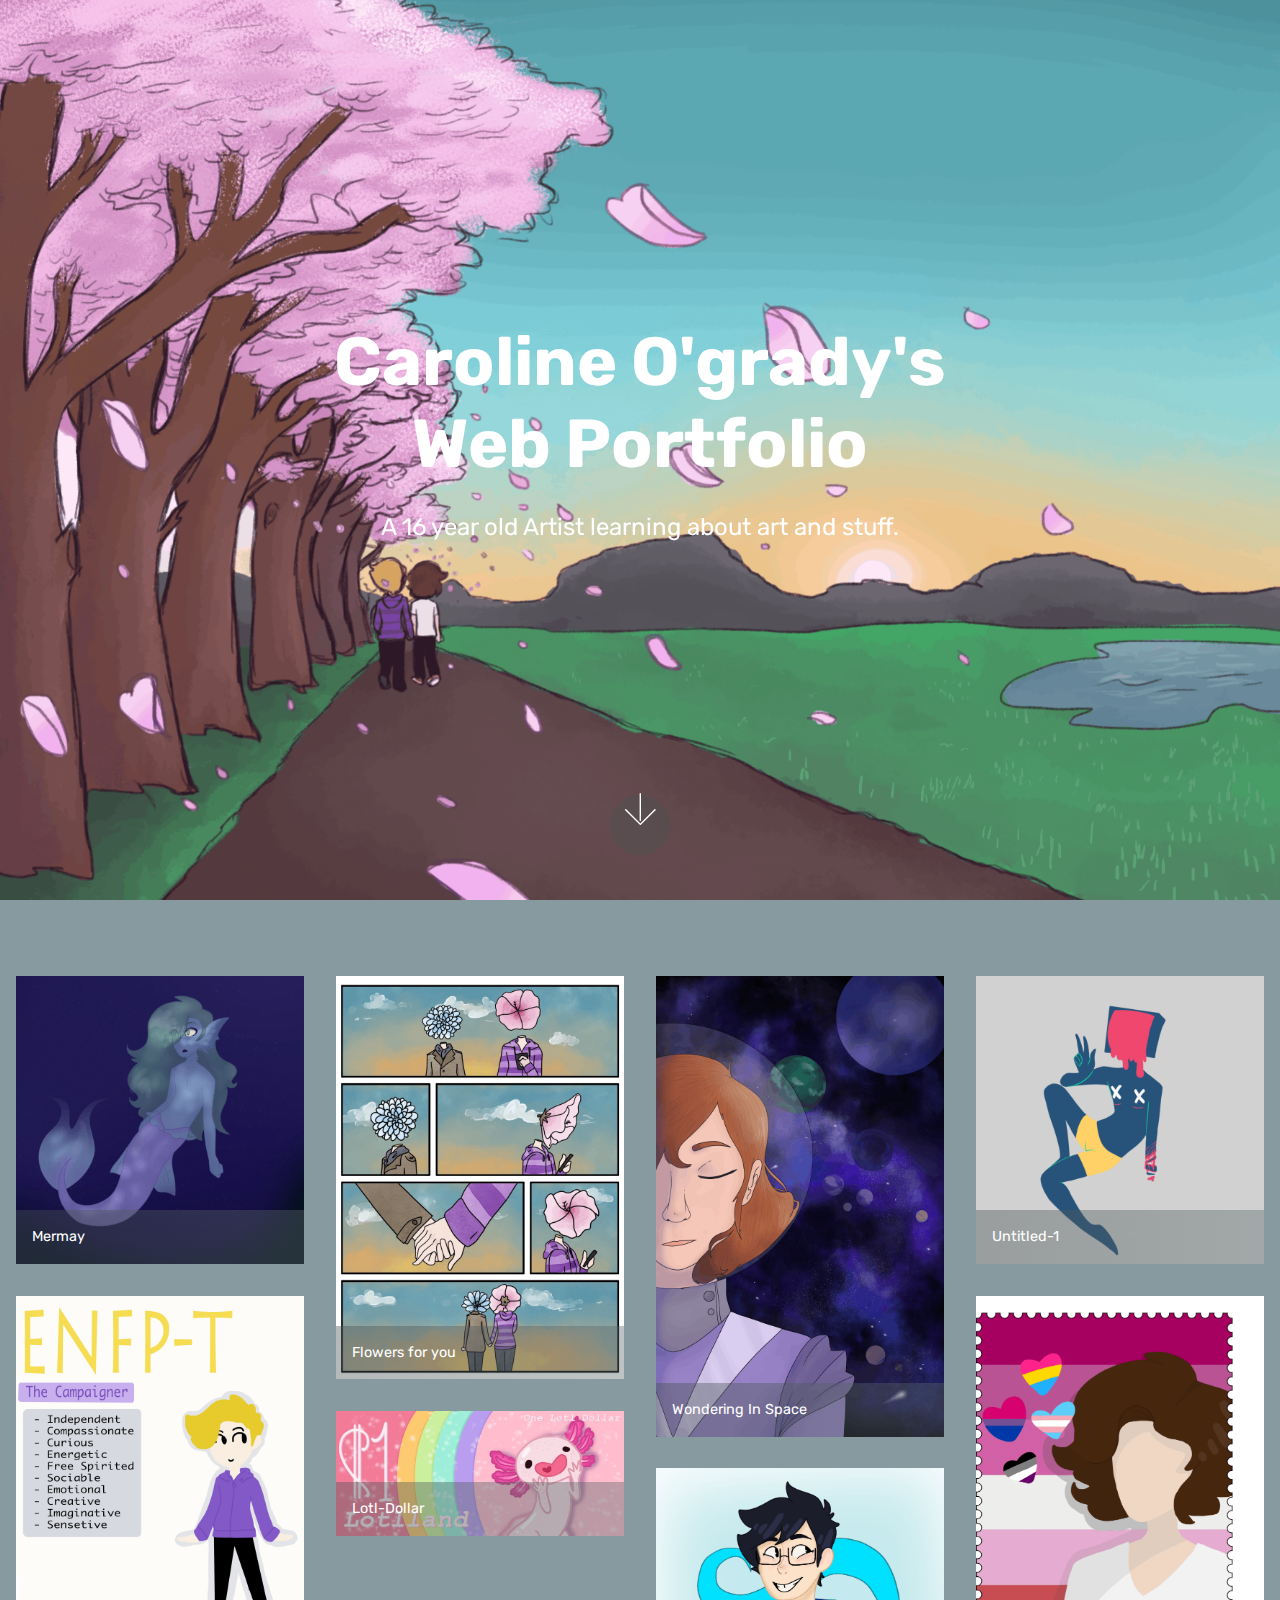
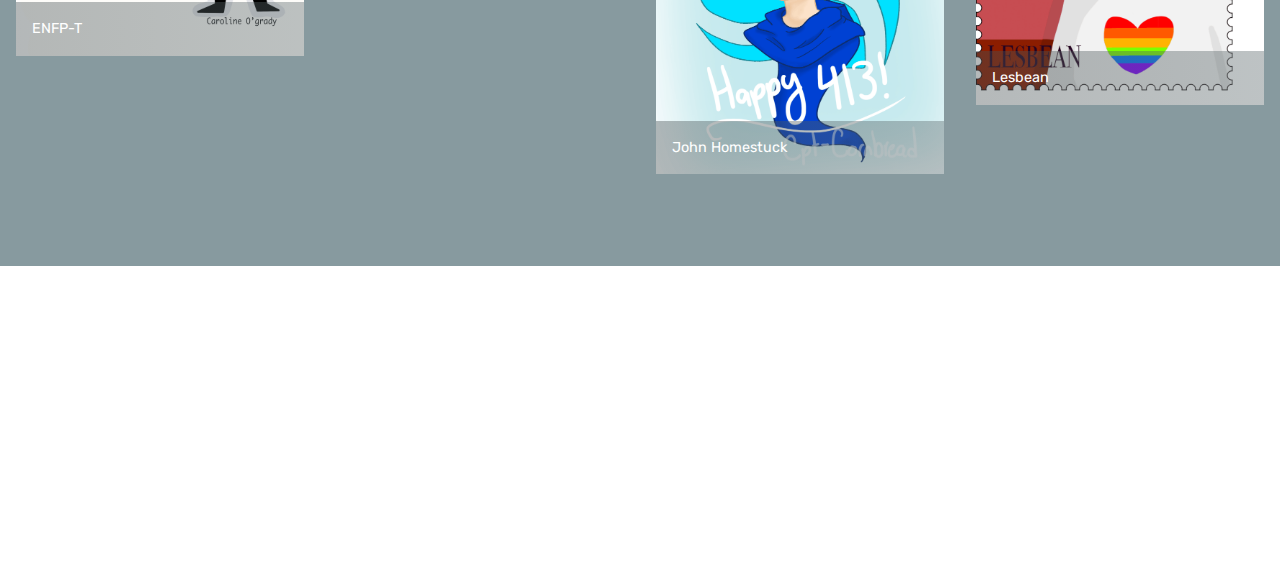
<file: index.html>
<!DOCTYPE html>
<html >
<head>
  <!-- Site made with Mobirise Website Builder v4.7.7, https://mobirise.com -->
  <meta charset="UTF-8">
  <meta http-equiv="X-UA-Compatible" content="IE=edge">
  <meta name="generator" content="Mobirise v4.7.7, mobirise.com">
  <meta name="viewport" content="width=device-width, initial-scale=1, minimum-scale=1">
  <link rel="shortcut icon" href="assets/images/logo4.png" type="image/x-icon">
  <meta name="description" content="">
  <title>Home</title>
  <link rel="stylesheet" href="assets/web/assets/mobirise-icons/mobirise-icons.css">
  <link rel="stylesheet" href="assets/tether/tether.min.css">
  <link rel="stylesheet" href="assets/bootstrap/css/bootstrap.min.css">
  <link rel="stylesheet" href="assets/bootstrap/css/bootstrap-grid.min.css">
  <link rel="stylesheet" href="assets/bootstrap/css/bootstrap-reboot.min.css">
  <link rel="stylesheet" href="assets/animatecss/animate.min.css">
  <link rel="stylesheet" href="assets/socicon/css/styles.css">
  <link rel="stylesheet" href="assets/theme/css/style.css">
  <link rel="stylesheet" href="assets/gallery/style.css">
  <link rel="stylesheet" href="assets/mobirise/css/mbr-additional.css" type="text/css">
  
  
  
</head>
<body>
  <section class="cid-qTkA127IK8 mbr-fullscreen mbr-parallax-background" id="header2-1">

    

    

    <div class="container align-center">
        <div class="row justify-content-md-center">
            <div class="mbr-white col-md-10">
                <h1 class="mbr-section-title mbr-bold pb-3 mbr-fonts-style display-1">Caroline O'grady's<br>Web Portfolio</h1>
                
                <p class="mbr-text pb-3 mbr-fonts-style display-5">A 16 year old Artist learning about art and stuff.<br></p>
                
            </div>
        </div>
    </div>
    <div class="mbr-arrow hidden-sm-down" aria-hidden="true">
        <a href="#next">
            <i class="mbri-down mbr-iconfont"></i>
        </a>
    </div>
</section>

<section class="engine"><a href="https://mobirise.me/a">Mobirise alternative</a></section><section class="mbr-gallery mbr-slider-carousel cid-qTrihD5zW0" id="gallery2-7">

    

    <div>
        <div><!-- Filter --><!-- Gallery --><div class="mbr-gallery-row"><div class="mbr-gallery-layout-default"><div><div><div class="mbr-gallery-item mbr-gallery-item--p2" data-video-url="false" data-tags="Awesome"><div href="#lb-gallery2-7" data-slide-to="0" data-toggle="modal"><img src="assets/images/mermay-1800x1800-800x800.png" alt="" title=""><span class="icon-focus"></span><span class="mbr-gallery-title mbr-fonts-style display-7">Mermay</span></div></div><div class="mbr-gallery-item mbr-gallery-item--p2" data-video-url="false" data-tags="Creative"><div href="#lb-gallery2-7" data-slide-to="1" data-toggle="modal"><img src="assets/images/flowers-1500x2100-800x1120.png" alt="" title=""><span class="icon-focus"></span><span class="mbr-gallery-title mbr-fonts-style display-7">Flowers for you</span></div></div><div class="mbr-gallery-item mbr-gallery-item--p2" data-video-url="false" data-tags="Animated"><div href="#lb-gallery2-7" data-slide-to="2" data-toggle="modal"><img src="assets/images/space-odyssey-666-2000x3200-800x1280.png" alt="" title=""><span class="icon-focus"></span><span class="mbr-gallery-title mbr-fonts-style display-7">Wondering In Space</span></div></div><div class="mbr-gallery-item mbr-gallery-item--p2" data-video-url="false" data-tags="Awesome"><div href="#lb-gallery2-7" data-slide-to="3" data-toggle="modal"><img src="assets/images/untitled-1-1800x1800-800x800.png" alt="" title=""><span class="icon-focus"></span><span class="mbr-gallery-title mbr-fonts-style display-7">Untitled-1</span></div></div><div class="mbr-gallery-item mbr-gallery-item--p2" data-video-url="false" data-tags="Awesome"><div href="#lb-gallery2-7" data-slide-to="4" data-toggle="modal"><img src="assets/images/enfp-t-2000x2500-800x1000.png" alt="" title=""><span class="icon-focus"></span><span class="mbr-gallery-title mbr-fonts-style display-7">ENFP-T</span></div></div><div class="mbr-gallery-item mbr-gallery-item--p2" data-video-url="false" data-tags="Responsive"><div href="#lb-gallery2-7" data-slide-to="5" data-toggle="modal"><img src="assets/images/lesbean-916x1300-800x1135.png" alt="" title=""><span class="icon-focus"></span><span class="mbr-gallery-title mbr-fonts-style display-7">Lesbean</span></div></div><div class="mbr-gallery-item mbr-gallery-item--p2" data-video-url="false" data-tags="Animated"><div href="#lb-gallery2-7" data-slide-to="6" data-toggle="modal"><img src="assets/images/axolotlmoney-1200x520-800x347.png" alt="" title=""><span class="icon-focus"></span><span class="mbr-gallery-title mbr-fonts-style display-7">Lotl-Dollar</span></div></div><div class="mbr-gallery-item mbr-gallery-item--p2" data-video-url="false" data-tags="Animated"><div href="#lb-gallery2-7" data-slide-to="7" data-toggle="modal"><img src="assets/images/413-1522x1619-800x851.png" alt="" title=""><span class="icon-focus"></span><span class="mbr-gallery-title mbr-fonts-style display-7">John Homestuck</span></div></div></div></div><div class="clearfix"></div></div></div><!-- Lightbox --><div data-app-prevent-settings="" class="mbr-slider modal fade carousel slide" tabindex="-1" data-keyboard="true" data-interval="false" id="lb-gallery2-7"><div class="modal-dialog"><div class="modal-content"><div class="modal-body"><div class="carousel-inner"><div class="carousel-item"><img src="assets/images/mermay-1800x1800.png" alt="" title=""></div><div class="carousel-item"><img src="assets/images/flowers-1500x2100.png" alt="" title=""></div><div class="carousel-item"><img src="assets/images/space-odyssey-666-2000x3200.png" alt="" title=""></div><div class="carousel-item"><img src="assets/images/untitled-1-1800x1800.png" alt="" title=""></div><div class="carousel-item"><img src="assets/images/enfp-t-2000x2500.png" alt="" title=""></div><div class="carousel-item"><img src="assets/images/lesbean-916x1300.png" alt="" title=""></div><div class="carousel-item"><img src="assets/images/axolotlmoney-1200x520.png" alt="" title=""></div><div class="carousel-item active"><img src="assets/images/413-1522x1619.png" alt="" title=""></div></div><a class="carousel-control carousel-control-prev" role="button" data-slide="prev" href="#lb-gallery2-7"><span class="mbri-left mbr-iconfont" aria-hidden="true"></span><span class="sr-only">Previous</span></a><a class="carousel-control carousel-control-next" role="button" data-slide="next" href="#lb-gallery2-7"><span class="mbri-right mbr-iconfont" aria-hidden="true"></span><span class="sr-only">Next</span></a><a class="close" href="#" role="button" data-dismiss="modal"><span class="sr-only">Close</span></a></div></div></div></div></div>
    </div>

</section>

<section class="cid-qTkAaeaxX5 mbr-reveal" id="footer1-2">

    

    

    <div class="container">
        <div class="media-container-row content text-white">
            <div class="col-12 col-md-3">
                <div class="media-wrap">
                    <a href="https://mobirise.com/">
                        <img src="assets/images/logo2.png" alt="Mobirise">
                    </a>
                </div>
            </div>
            <div class="col-12 col-md-3 mbr-fonts-style display-7">
                <h5 class="pb-3">Contacts</h5>
                <p class="mbr-text">Email: 42checkeredstars@gmail.com<br></p>
            </div>
            <div class="col-12 col-md-3 mbr-fonts-style display-7">
                <h5 class="pb-3">
                    Links
                </h5>
                <p class="mbr-text"><a href="https://captain-cornbread.tumblr.com/post/172961782136/cpt-cornbread-commissions-are-open-info-i" target="_blank">Tumblr</a><br><a href="https://www.patreon.com/captaincornbread">Patreon</a></p>
            </div>
            <div class="col-12 col-md-3 mbr-fonts-style display-7">
                <h5 class="pb-3"></h5>
                <p class="mbr-text"></p>
            </div>
        </div>
        <div class="footer-lower">
            <div class="media-container-row">
                <div class="col-sm-12">
                    <hr>
                </div>
            </div>
            <div class="media-container-row mbr-white">
                <div class="col-sm-6 copyright">
                    <p class="mbr-text mbr-fonts-style display-7">
                        © Copyright 2017 Mobirise - All Rights Reserved
                    </p>
                </div>
                <div class="col-md-6">
                    
                </div>
            </div>
        </div>
    </div>
</section>


  <script src="assets/web/assets/jquery/jquery.min.js"></script>
  <script src="assets/popper/popper.min.js"></script>
  <script src="assets/tether/tether.min.js"></script>
  <script src="assets/bootstrap/js/bootstrap.min.js"></script>
  <script src="assets/smoothscroll/smooth-scroll.js"></script>
  <script src="assets/parallax/jarallax.min.js"></script>
  <script src="assets/masonry/masonry.pkgd.min.js"></script>
  <script src="assets/imagesloaded/imagesloaded.pkgd.min.js"></script>
  <script src="assets/bootstrapcarouselswipe/bootstrap-carousel-swipe.js"></script>
  <script src="assets/vimeoplayer/jquery.mb.vimeo_player.js"></script>
  <script src="assets/viewportchecker/jquery.viewportchecker.js"></script>
  <script src="assets/theme/js/script.js"></script>
  <script src="assets/gallery/player.min.js"></script>
  <script src="assets/gallery/script.js"></script>
  <script src="assets/slidervideo/script.js"></script>
  
  
 <div id="scrollToTop" class="scrollToTop mbr-arrow-up"><a style="text-align: center;"><i></i></a></div>
    <input name="animation" type="hidden">
  </body>
</html>
</file>
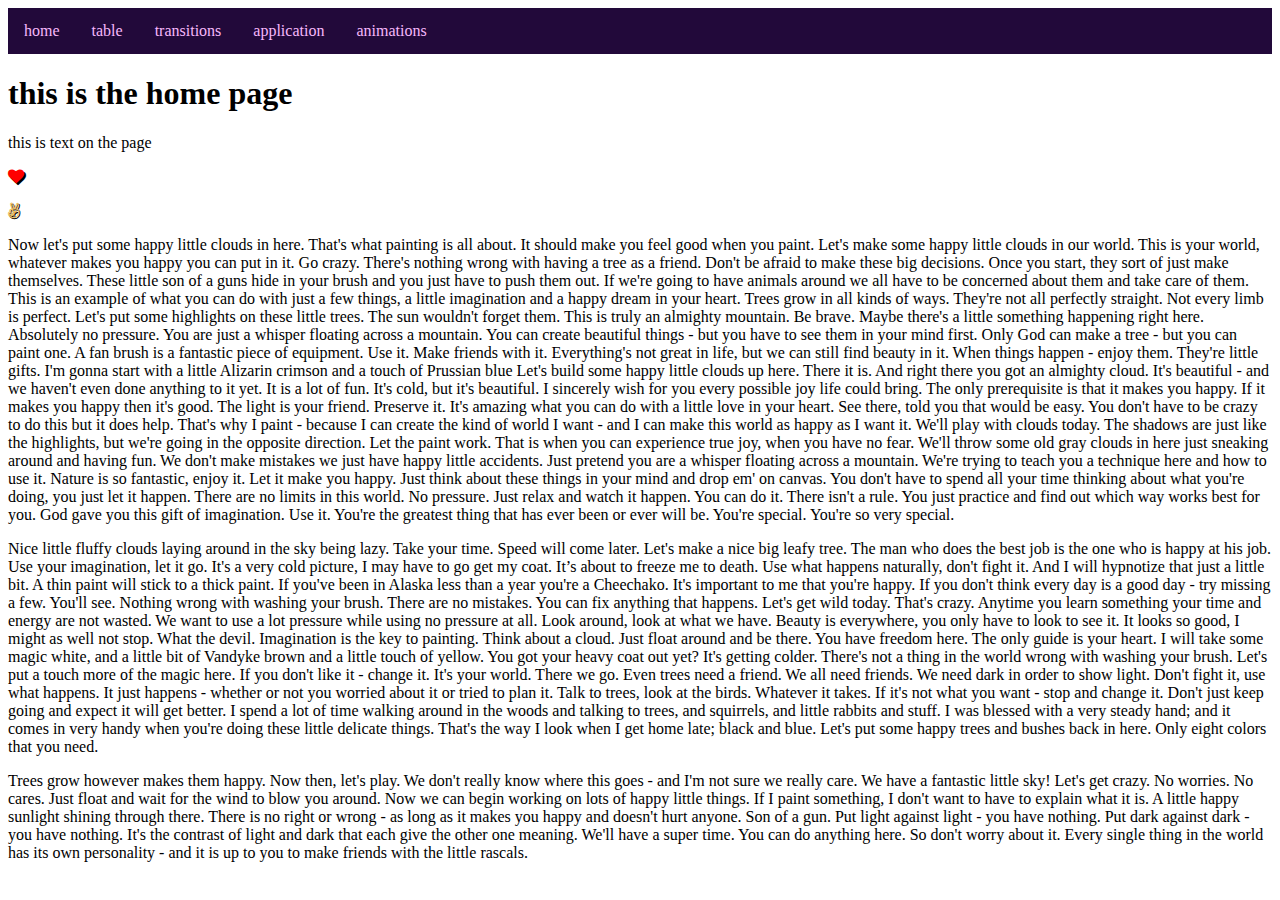
<file: mini/index.html>
<!DOCTYPE html>
<html>

<head>
    <meta charset="utf-8">
    <title>web navigation with html snippets</title>
    <meta name="description" content="a website setup to show off how to create a multipage website using an html-include for navigation">
    <!-- this loads the external styles -->
    <link rel="stylesheet" href="main.css">
    <!-- this loads the javascript needed to use the html-include content -->
    <script src="navigation.js"></script>
	
	<link rel="shortcut icon" href="favicon.ico" type="image/x-icon">
<link rel="icon" href="favicon.ico" type="image/x-icon">
	
	<link rel="stylesheet" href="https://cdnjs.cloudflare.com/ajax/libs/font-awesome/4.7.0/css/font-awesome.min.css">
</head>

<body>
    <!-- this is the snippet you use to load the navigation from a separate html file -->
    <nav w3-include-html="navigation.html"></nav>

    <section>
        <h1>this is the home page</h1>
        <p>this is text on the page</p>
		
	<i class="fa fa-heart"></i>
		
	<p><i class="fa fa-angellist"></i></p>
		
		<p>Now let's put some happy little clouds in here. That's what painting is all about. It should make you feel good when you paint. Let's make some happy little clouds in our world. This is your world, whatever makes you happy you can put in it. Go crazy. There's nothing wrong with having a tree as a friend. Don't be afraid to make these big decisions. Once you start, they sort of just make themselves. These little son of a guns hide in your brush and you just have to push them out. If we're going to have animals around we all have to be concerned about them and take care of them. This is an example of what you can do with just a few things, a little imagination and a happy dream in your heart. Trees grow in all kinds of ways. They're not all perfectly straight. Not every limb is perfect. Let's put some highlights on these little trees. The sun wouldn't forget them. This is truly an almighty mountain. Be brave. Maybe there's a little something happening right here. Absolutely no pressure. You are just a whisper floating across a mountain. You can create beautiful things - but you have to see them in your mind first. Only God can make a tree - but you can paint one. A fan brush is a fantastic piece of equipment. Use it. Make friends with it. Everything's not great in life, but we can still find beauty in it. When things happen - enjoy them. They're little gifts. I'm gonna start with a little Alizarin crimson and a touch of Prussian blue Let's build some happy little clouds up here. There it is. And right there you got an almighty cloud. It's beautiful - and we haven't even done anything to it yet. It is a lot of fun. It's cold, but it's beautiful. I sincerely wish for you every possible joy life could bring. The only prerequisite is that it makes you happy. If it makes you happy then it's good. The light is your friend. Preserve it. It's amazing what you can do with a little love in your heart. See there, told you that would be easy. You don't have to be crazy to do this but it does help. That's why I paint - because I can create the kind of world I want - and I can make this world as happy as I want it. We'll play with clouds today. The shadows are just like the highlights, but we're going in the opposite direction. Let the paint work. That is when you can experience true joy, when you have no fear. We'll throw some old gray clouds in here just sneaking around and having fun. We don't make mistakes we just have happy little accidents. Just pretend you are a whisper floating across a mountain. We're trying to teach you a technique here and how to use it. Nature is so fantastic, enjoy it. Let it make you happy. Just think about these things in your mind and drop em' on canvas. You don't have to spend all your time thinking about what you're doing, you just let it happen. There are no limits in this world. No pressure. Just relax and watch it happen. You can do it. There isn't a rule. You just practice and find out which way works best for you. God gave you this gift of imagination. Use it. You're the greatest thing that has ever been or ever will be. You're special. You're so very special.</p>

<p>Nice little fluffy clouds laying around in the sky being lazy. Take your time. Speed will come later. Let's make a nice big leafy tree. The man who does the best job is the one who is happy at his job. Use your imagination, let it go. It's a very cold picture, I may have to go get my coat. It’s about to freeze me to death. Use what happens naturally, don't fight it. And I will hypnotize that just a little bit. A thin paint will stick to a thick paint. If you've been in Alaska less than a year you're a Cheechako. It's important to me that you're happy. If you don't think every day is a good day - try missing a few. You'll see. Nothing wrong with washing your brush. There are no mistakes. You can fix anything that happens. Let's get wild today. That's crazy. Anytime you learn something your time and energy are not wasted. We want to use a lot pressure while using no pressure at all. Look around, look at what we have. Beauty is everywhere, you only have to look to see it. It looks so good, I might as well not stop. What the devil. Imagination is the key to painting. Think about a cloud. Just float around and be there. You have freedom here. The only guide is your heart. I will take some magic white, and a little bit of Vandyke brown and a little touch of yellow. You got your heavy coat out yet? It's getting colder. There's not a thing in the world wrong with washing your brush. Let's put a touch more of the magic here. If you don't like it - change it. It's your world. There we go. Even trees need a friend. We all need friends. We need dark in order to show light. Don't fight it, use what happens. It just happens - whether or not you worried about it or tried to plan it. Talk to trees, look at the birds. Whatever it takes. If it's not what you want - stop and change it. Don't just keep going and expect it will get better. I spend a lot of time walking around in the woods and talking to trees, and squirrels, and little rabbits and stuff. I was blessed with a very steady hand; and it comes in very handy when you're doing these little delicate things. That's the way I look when I get home late; black and blue. Let's put some happy trees and bushes back in here. Only eight colors that you need.</p>

<p>Trees grow however makes them happy. Now then, let's play. We don't really know where this goes - and I'm not sure we really care. We have a fantastic little sky! Let's get crazy. No worries. No cares. Just float and wait for the wind to blow you around. Now we can begin working on lots of happy little things. If I paint something, I don't want to have to explain what it is. A little happy sunlight shining through there. There is no right or wrong - as long as it makes you happy and doesn't hurt anyone. Son of a gun. Put light against light - you have nothing. Put dark against dark - you have nothing. It's the contrast of light and dark that each give the other one meaning. We'll have a super time. You can do anything here. So don't worry about it. Every single thing in the world has its own personality - and it is up to you to make friends with the little rascals.</p>


    <!-- this bit of code is needed at the end of your body section to load the html-include content -->
    <script>
        includeHTML();

    </script>
</body>

</html>
</file>
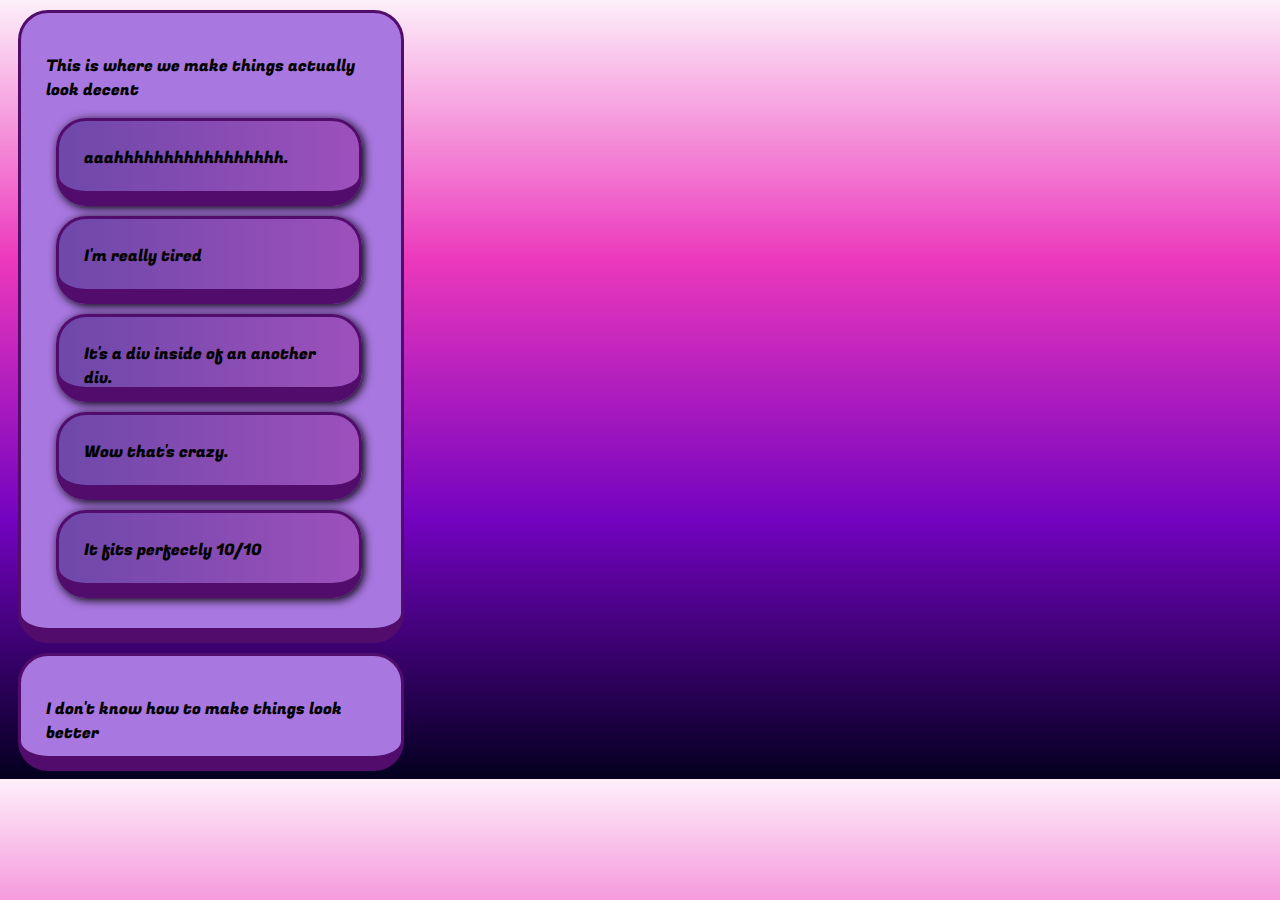
<file: boxes.html>
<!doctype html>
<html>
<head>
<meta charset="UTF-8">
<title>boxes</title>

<link href="https://fonts.googleapis.com/css?family=Fugaz+One" rel="stylesheet">


<style>
	
	body{
		background: #03001e;  /* fallback for old browsers */
background: -webkit-linear-gradient(to bottom, #fdeff9, #ec38bc, #7303c0, #03001e);  /* Chrome 10-25, Safari 5.1-6 */
background: linear-gradient(to bottom, #fdeff9, #ec38bc, #7303c0, #03001e); /* W3C, IE 10+/ Edge, Firefox 16+, Chrome 26+, Opera 12+, Safari 7+ */
		
		font-family: 'Fugaz One', cursive;


	}
	
	div {
		background:#A877E0;
		padding:25px;
		border:solid #520D6C 3px;
		border-bottom:solid #520d6c 15px;
		margin: 10px;
		margin-bottom: 0px;
		border-radius: 30px;
		width: 330px;
		height: 50px;
		}
	
	.markone {padding-bottom: 540px}
	
	.one {width:250px;
		height:20px;
		background: #9D50BB;  /* fallback for old browsers */
background: -webkit-linear-gradient(to right, #6E48AA, #9D50BB);  /* Chrome 10-25, Safari 5.1-6 */
background: linear-gradient(to right, #6E48AA, #9D50BB); /* W3C, IE 10+/ Edge, Firefox 16+, Chrome 26+, Opera 12+, Safari 7+ */
;
	box-shadow: 2px 2px 10px;
	}
	
	.two {
		
	}
	
	
	</style>
</head>


<body>

<div class= "markone">

<p>This is where we make things actually look decent</p>
	<div class="one"> aaahhhhhhhhhhhhhhhhh. </div>
	<div class="one"> I'm really tired </div>
	<div class="one"> It's a div inside of an another div.</div>
	<div class="one"> Wow that's crazy.</div>
	<div class="one"> It fits perfectly 10/10</div>
	</div>

<div class="two">

<p>I don't know how to make things look better</p>

	</div>
	
	
	
</body>
</html>
</file>
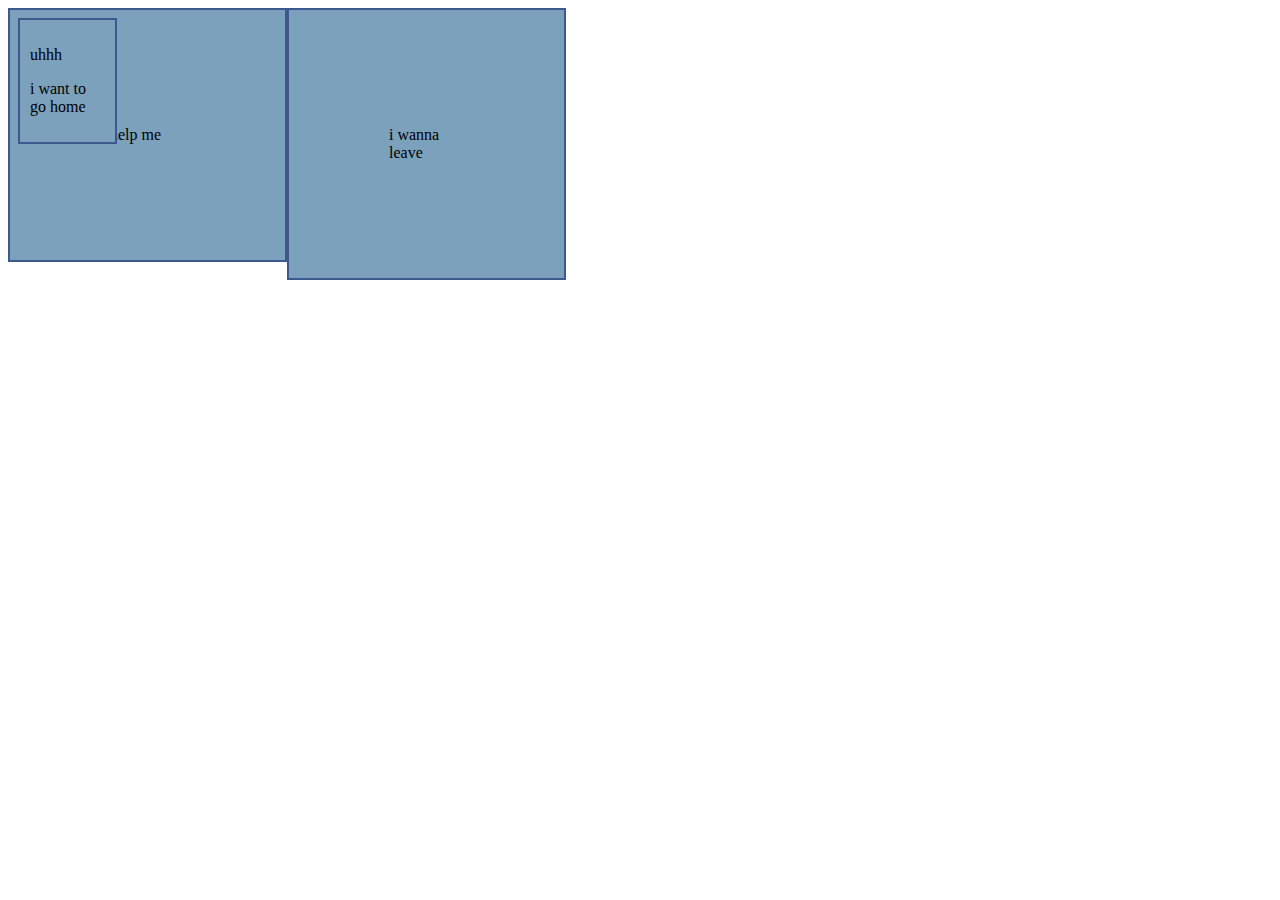
<file: Layout.html>
<!doctype html>
<html>
<head>
<meta charset="UTF-8">
<title>layout</title>

<style>
	
	div {
		background: #7CA1BD;
		padding: 100px;
		border:#3D578F solid 2px;
		width: 75px;
		float:left;
		
	}
	
	.relative { position: relative;
				z-index: -5;
			
	}
	
	.absolute {
				margin: 10px;
				padding: 10px;
				float: left;
				position: absolute;
		
	}
	
	.2absolute {
		margin: 20px;
		padding: 30px;
		float:left;
		position: absolute;
	}
	</style>
</head>

<body>

<div class="relative">
	<p>help me</p>
</div>

<div class="absolute">
	<p> uhhh</p>
	<p> i want to go home</p>
</div>

<div class="2absolute">
	<p> i wanna leave</p>
</div>

</body>
</html>
</file>
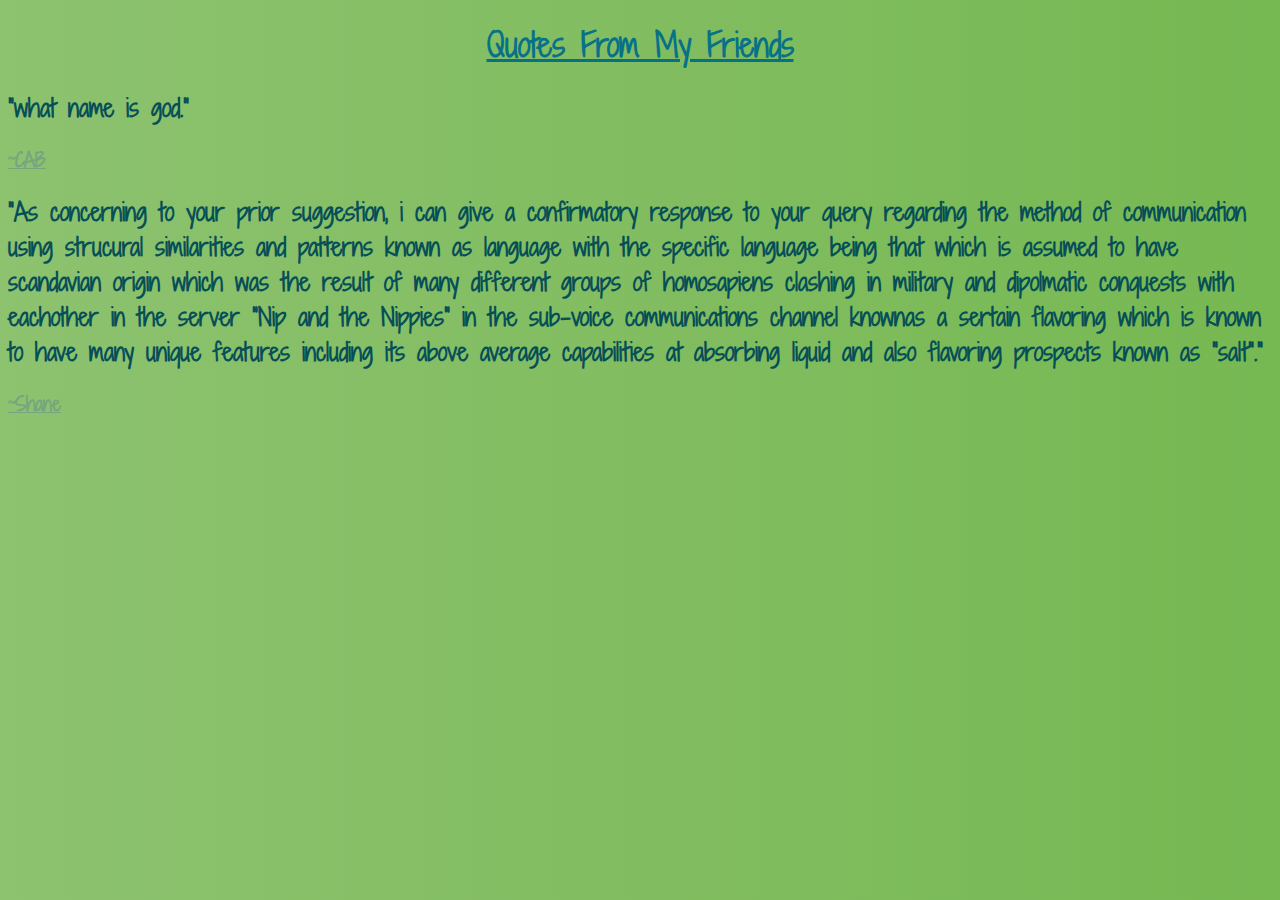
<file: quotes.html>
<!doctype html>
<html>
<head>
<meta charset="UTF-8">
<title>Quotes From People</title>
<link href="https://fonts.googleapis.com/css?family=Shadows+Into+Light+Two" rel="stylesheet">

<style>
		body {background: #76b852;  /* fallback for old browsers */
background: -webkit-linear-gradient(to right, #8DC26F, #76b852);  /* Chrome 10-25, Safari 5.1-6 */
background: linear-gradient(to right, #8DC26F, #76b852); /* W3C, IE 10+/ Edge, Firefox 16+, Chrome 26+, Opera 12+, Safari 7+ */

		font-family: 'Shadows Into Light Two', cursive;
	}
	h1 {text-align: center; text-decoration: underline; color: #077187
	}
	.quote {color: #074F57}
	
	.name {color: #74A57F; text-decoration: underline}
	
	
</style>

</head>

	
<body>

	<h1> Quotes From My Friends</h1>

	<h2 class="quote"> "what name is god." </h2>
	
	<h3 class="name"> ~CAB</h3>
	
	<h2 class="quote"> "As concerning to your prior suggestion, i can give a confirmatory response to your query regarding the method of communication using strucural similarities and patterns known as language with the specific language being that which is assumed to have scandavian origin which was the result of many different groups of homosapiens clashing in military and dipolmatic conquests with eachother in the server "Nip and the Nippies" in the sub-voice communications channel knownas a sertain flavoring which is known to have many unique features including its above average capabilities at absorbing liquid and also flavoring prospects known as "salt"." </h2>
	
	<h3 class="name"> ~Shane</h3>
	
</body>
</html>
</file>
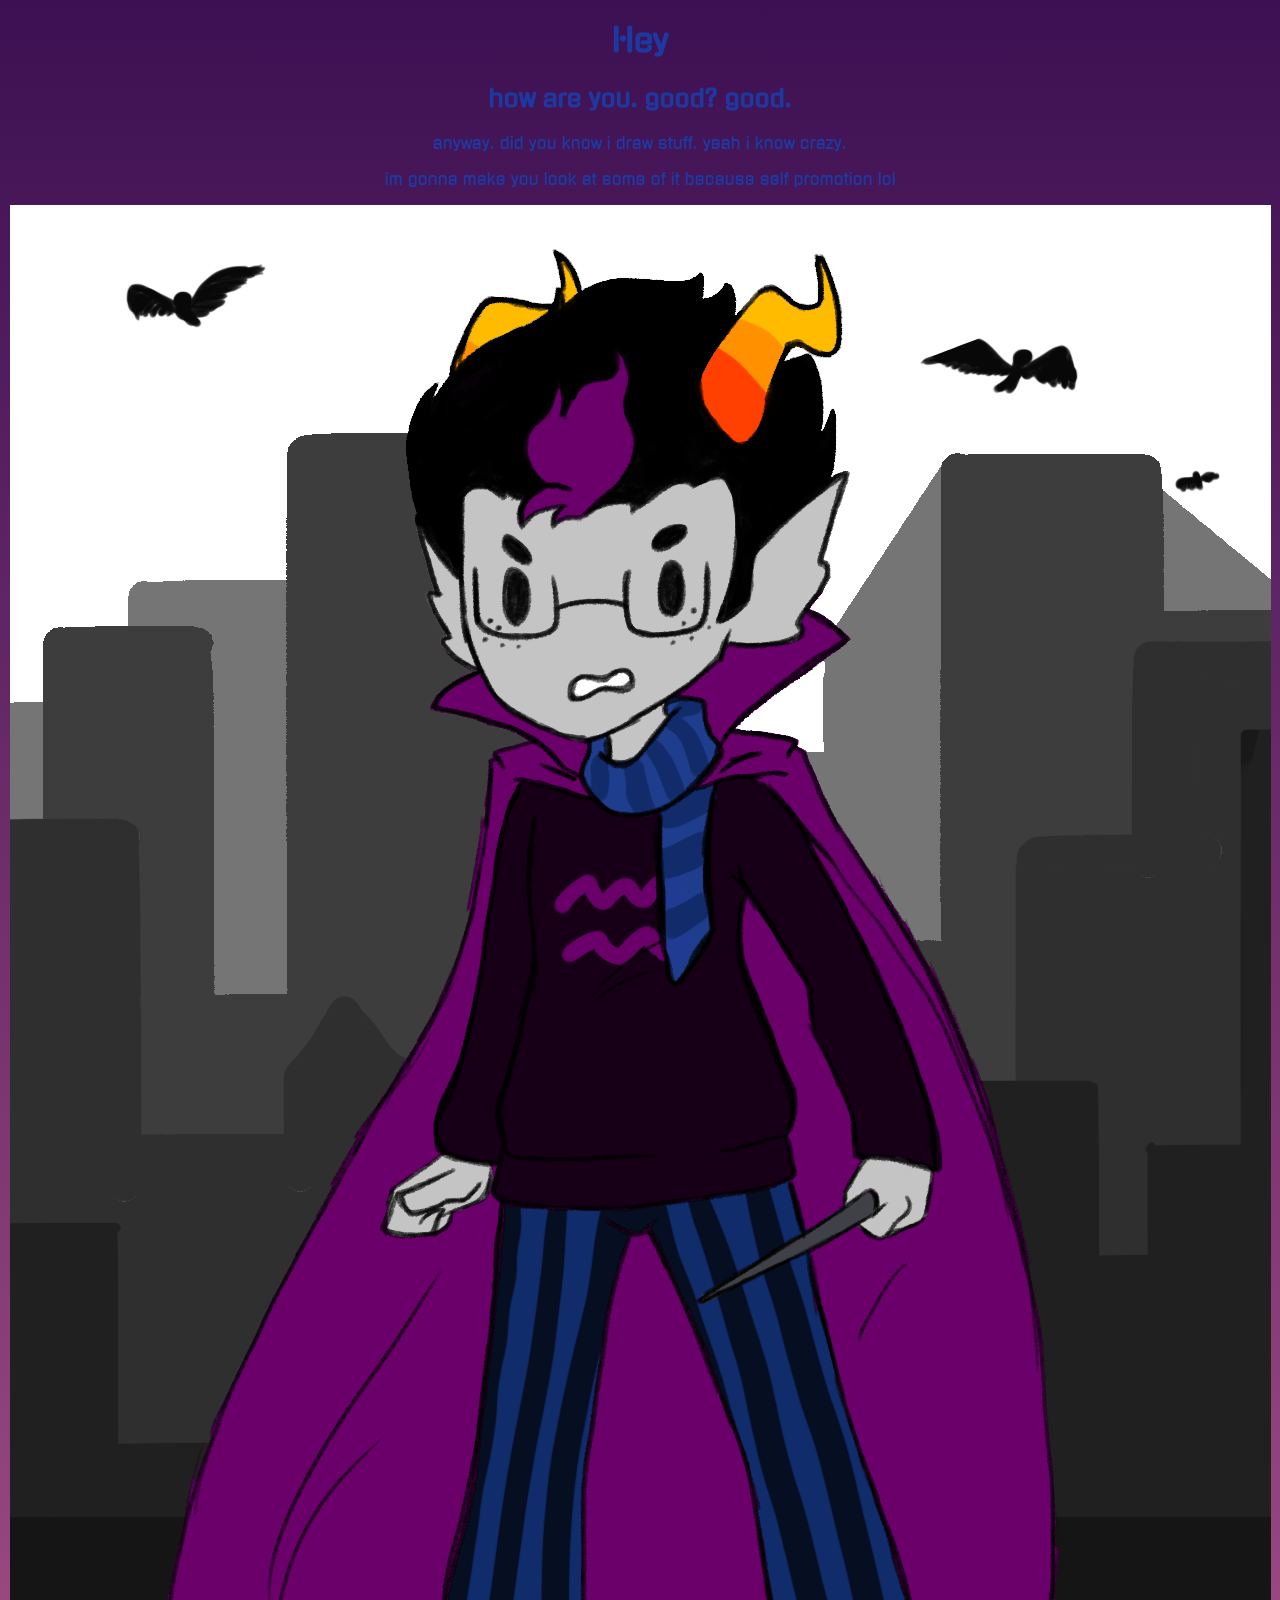
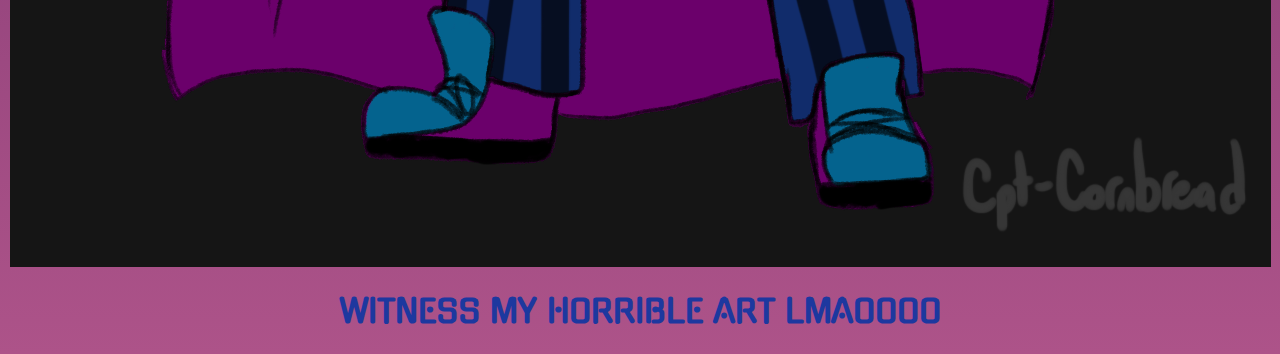
<file: reset.html>
<!doctype html>
<html>
<head>
<meta charset="UTF-8">
<title>web reset</title>
<link href="https://fonts.googleapis.com/css?family=Gugi" rel="stylesheet">
	
	<style>
		body {
			background: #ad5389;  /* fallback for old browsers */
background: -webkit-linear-gradient(to bottom, #3c1053, #ad5389);  /* Chrome 10-25, Safari 5.1-6 */
background: linear-gradient(to bottom, #3c1053, #ad5389); /* W3C, IE 10+/ Edge, Firefox 16+, Chrome 26+, Opera 12+, Safari 7+ */

			
			font-family: 'Gugi', cursive;
			
			text-align: center;
			
			color: #1D389F
			}
		
		a {
			text-decoration: none;
			color: #1D389F;
		}
	</style>
</head>

<body>
	
	<h1> Hey </h1>
	
	<h2> how are you. good? good. </h2>
	<p> anyway. did you know i draw stuff. yeah i know crazy. </p>
	<p> im gonna make you look at some of it because self promotion lol</p>
	
	<img src="eridan.png" alt="erifin" />
	
	<h1><a href="https://captain-cornbread.tumblr.com/"> WITNESS MY HORRIBLE ART LMAOOOO </a></h1>
	
	
</body>
</html>
</file>
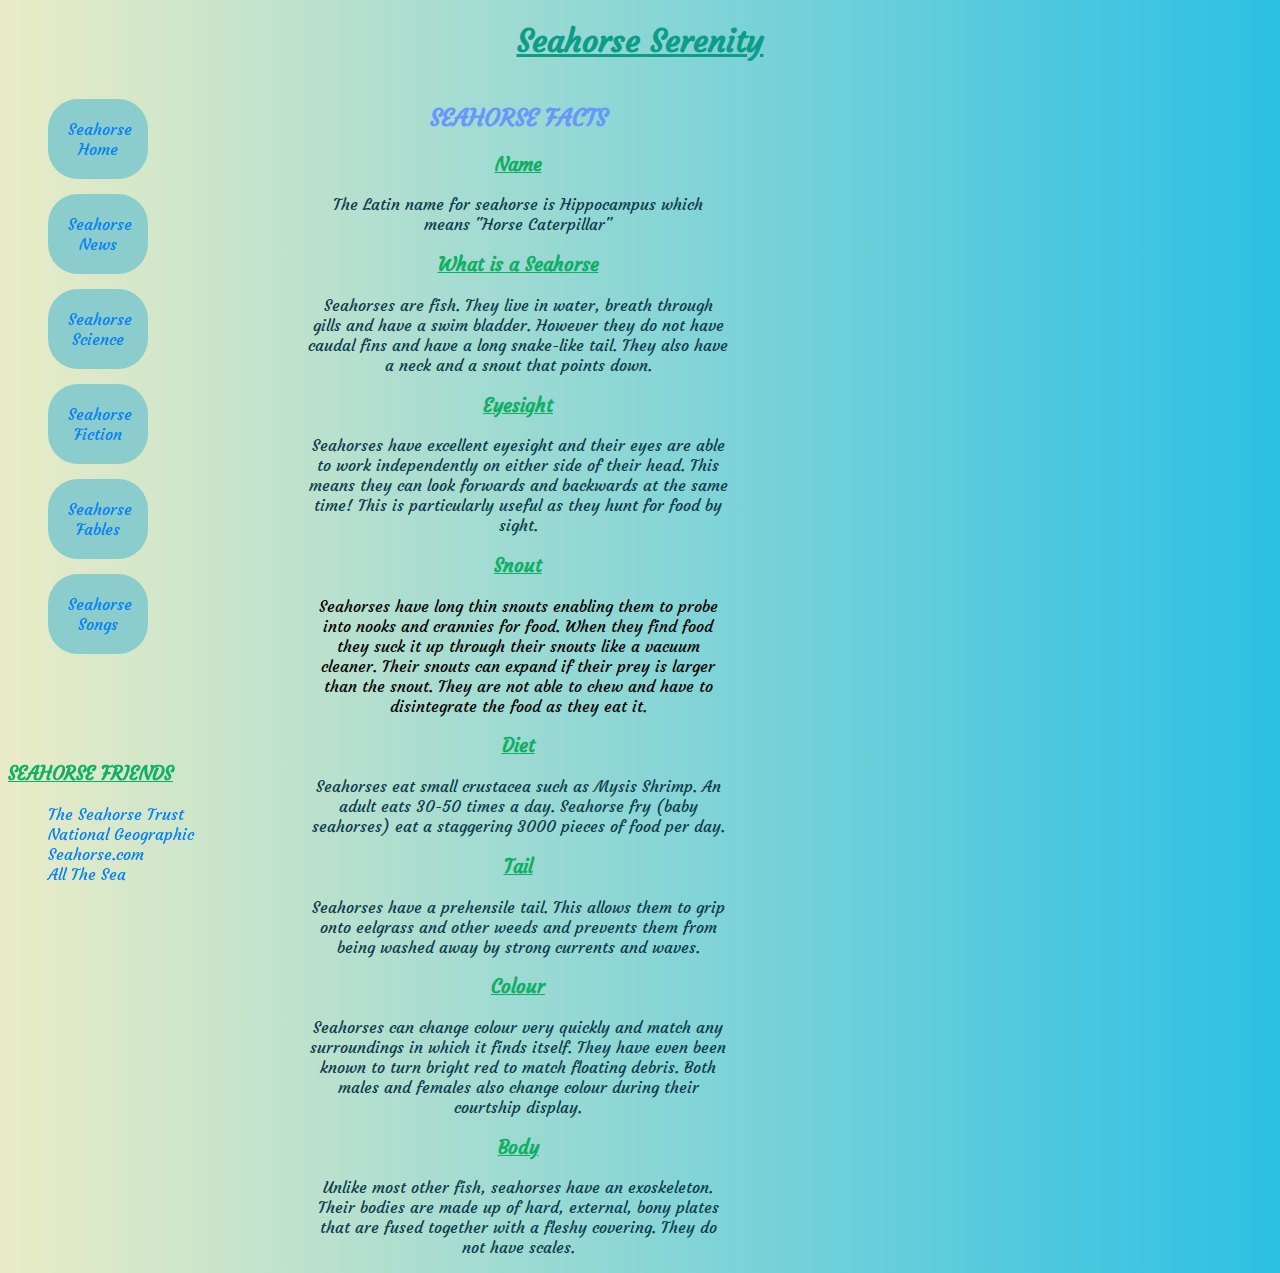
<file: Seahorse.html>
<!doctype html>
<html>
<head>
<meta charset="UTF-8">
<title>Seahorse Serenity</title>

<link href="https://fonts.googleapis.com/css?family=Courgette" rel="stylesheet">

<style>
	body {
		font-family: 'Courgette', cursive;
		background: #2BC0E4;  /* fallback for old browsers */
background: -webkit-linear-gradient(to right, #EAECC6, #2BC0E4);  /* Chrome 10-25, Safari 5.1-6 */
background: linear-gradient(to right, #EAECC6, #2BC0E4); /* W3C, IE 10+/ Edge, Firefox 16+, Chrome 26+, Opera 12+, Safari 7+ */

	}

	.links {width:300px; float: left;}
	
	.links ul { list-style-type: none;}
	
	.links ul li {
		margin-bottom: 15px; 
		display:block; 
		width: 60px; 
		text-align: center; 
		background: #8BCDCC; 
		padding: 20px;
		border-radius: 30px;
		}
	.links ul li:hover {
		background: #72B4B3;
		padding: 25px;
	}
	
	a{ color: #037FF7; text-decoration: none}
	
	a:hover {text-decoration: underline; color:#0468C8}
	
	.header {
		text-align: center;
		color: #0B9D85;
		text-decoration: underline
	}
	
	.content {
		text-align: center;
		float:left
	}
	
	h2 {color:#6797FC}
	
	h3 {
		text-decoration: underline;
		color: #11AF66;
	}
	
	p {
		color:#0D3B4D;}
	
	.info {
		width:420px;
		float:left
	}

	.credit {
		width:300px;
		position: fixed;
		bottom: 0;
		width:500px;
		float:right;
	}
	
	
	.credit ul {
		
	}
	
	.credit ul li {
	
		list-style-type: none;
		
		
	}
		
	.credit ul li:hover { 
		display:block; 
		width: 150px; 
		text-align: center; 
		background: #8BCDCC; 
		border-radius: 30px;
	}
	</style>
</head>

<body>

<div class="header">
	<h1>Seahorse Serenity</h1>
</div>

<div class="content">
<div class="links">
	<ul>
		<li><a href="#">Seahorse Home</a></li>
		<li><a href="#">Seahorse News</a></li>
		<li><a href="#">Seahorse Science</a></li>
		<li><a href="#">Seahorse Fiction</a></li>
		<li><a href="#">Seahorse Fables</a></li>
		<li><a href="#">Seahorse Songs</a></li>
	</ul>
</div>


<div class="info">

	<h2>SEAHORSE FACTS</h2>
<h3>Name</h3>

<p>The Latin name for seahorse is Hippocampus which means "Horse Caterpillar"</p>

<h3>What is a Seahorse</h3>

<p>Seahorses are fish. They live in water, breath through gills and have a swim bladder. However they do not have caudal fins and have a long snake-like tail. They also have a neck and a snout that points down.</p>

<h3>Eyesight</h3>

<p>Seahorses have excellent eyesight and their eyes are able to work independently on either side of their head. This means they can look forwards and backwards at the same time! This is particularly useful as they hunt for food by sight.</p>

<h3>Snout</h3>

Seahorses have long thin snouts enabling them to probe into nooks and crannies for food. When they find food they suck it up through their snouts like a vacuum cleaner. Their snouts can expand if their prey is larger than the snout. They are not able to chew and have to disintegrate the food as they eat it.

<h3>Diet</h3>

<p>Seahorses eat small crustacea such as Mysis Shrimp. An adult eats 30-50 times a day. Seahorse fry (baby seahorses) eat a staggering 3000 pieces of food per day.</p>

<h3>Tail</h3>

<p>Seahorses have a prehensile tail. This allows them to grip onto eelgrass and other weeds and prevents them from being washed away by strong currents and waves.</p>

<h3>Colour</h3>

<p>Seahorses can change colour very quickly and match any surroundings in which it finds itself. They have even been known to turn bright red to match floating debris.
Both males and females also change colour during their courtship display.</p>

<h3>Body</h3>

<p>Unlike most other fish, seahorses have an exoskeleton. Their bodies are made up of hard, external, bony plates that are fused together with a fleshy covering. They do not have scales.</p>
</div>
	
</div>

<div class="credit">

<h3>SEAHORSE FRIENDS</h3>
	<ul>
		<li><a href=" http://www.theseahorsetrust.org/seahorse-facts.aspx">The Seahorse Trust </a></li>
		<li><a href="http://www.nationalgeographic.com/animals/fish/group/seahorses/">National Geographic </a></li>
		<li><a href="http://seahorse.com">Seahorse.com</a></li>
		<li><a href="http://www.allthesea.com/Seahorses.html">All The Sea </a></li>
		
	</ul>
</div>
</body>
</html>
</file>
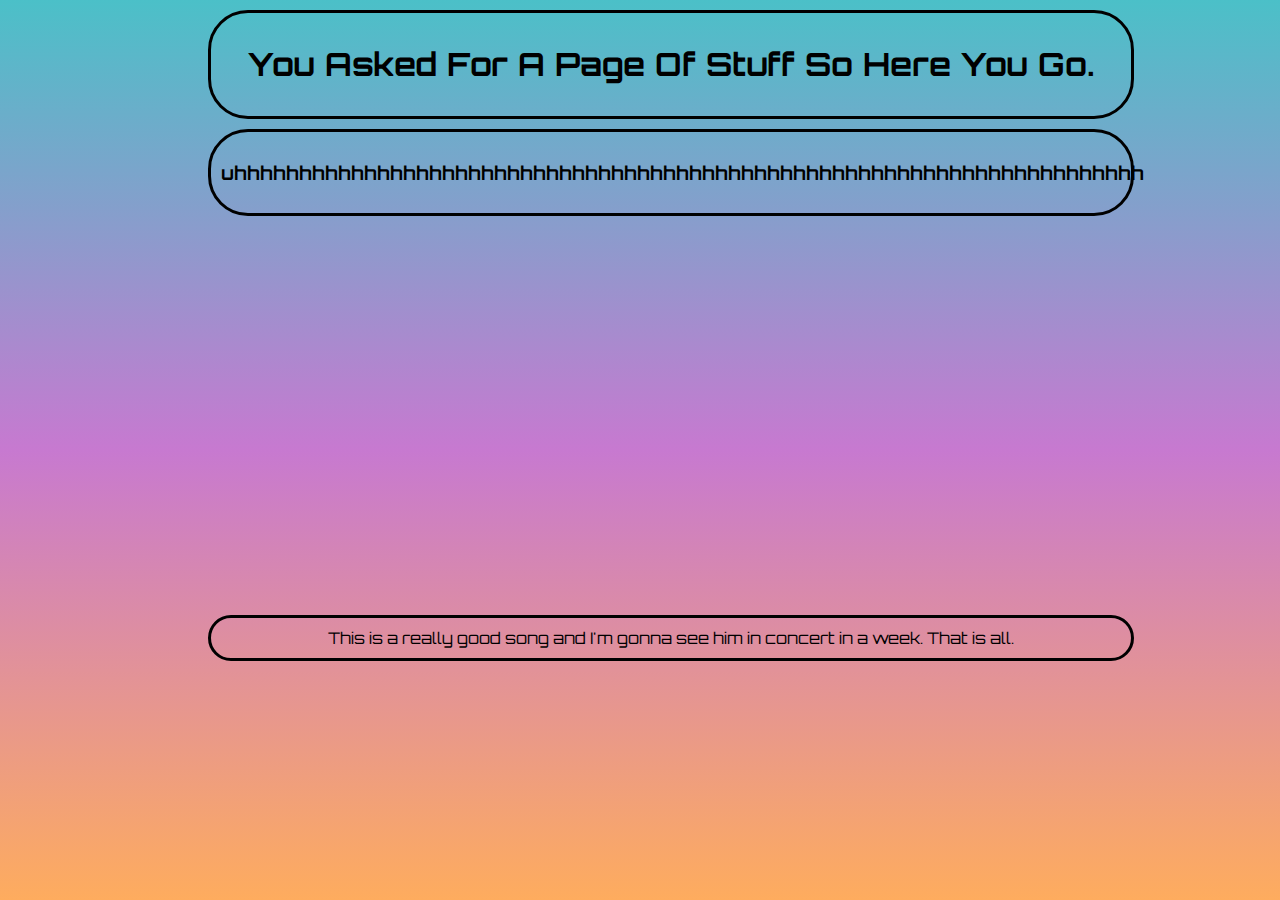
<file: surprise.html>
<!doctype html>
<html>
<head>
<meta charset="UTF-8">
<title>Surprise</title>
<link href="https://fonts.googleapis.com/css?family=Orbitron" rel="stylesheet">

<style>
	body {
		background: #FEAC5E;  /* fallback for old browsers */
background: -webkit-linear-gradient(to bottom, #4BC0C8, #C779D0, #FEAC5E);  /* Chrome 10-25, Safari 5.1-6 */
background: linear-gradient(to bottom, #4BC0C8, #C779D0, #FEAC5E); /* W3C, IE 10+/ Edge, Firefox 16+, Chrome 26+, Opera 12+, Safari 7+ */
background-attachment: fixed;
		background-size: cover;
		font-family: 'Orbitron', sans-serif;

	}
	
	div {
		padding:10px;
		border: solid #000000 3px;
		margin: 10px;
		margin-left:200px;
		border-radius: 40px;
		width: 900px;
	}
	
	.skulls {padding: 30px;
			 border:none;
			 margin-left: 340px;	 
	}
	
	.title {text-align: center}
	
	.extra {text-align: center}
	
	
	</style>

	

</head>

<body>
<div>
	<h1 class="title"> You Asked For A Page Of Stuff So Here You Go.</h1>	
	</div>

<div>
	<h3> uhhhhhhhhhhhhhhhhhhhhhhhhhhhhhhhhhhhhhhhhhhhhhhhhhhhhhhhhhhhhhhhhhhhhhh</h3>
	
	</div>
	
	<div class="skulls">
	<iframe width="560" height="315" src="https://www.youtube.com/embed/fIGgK1wjYmU" frameborder="0" allowfullscreen></iframe>
	</div>
	
	<div class="extra"> This is a really good song and I'm gonna see him in concert in a week. That is all.</div>
	
</body>
</html>
</file>
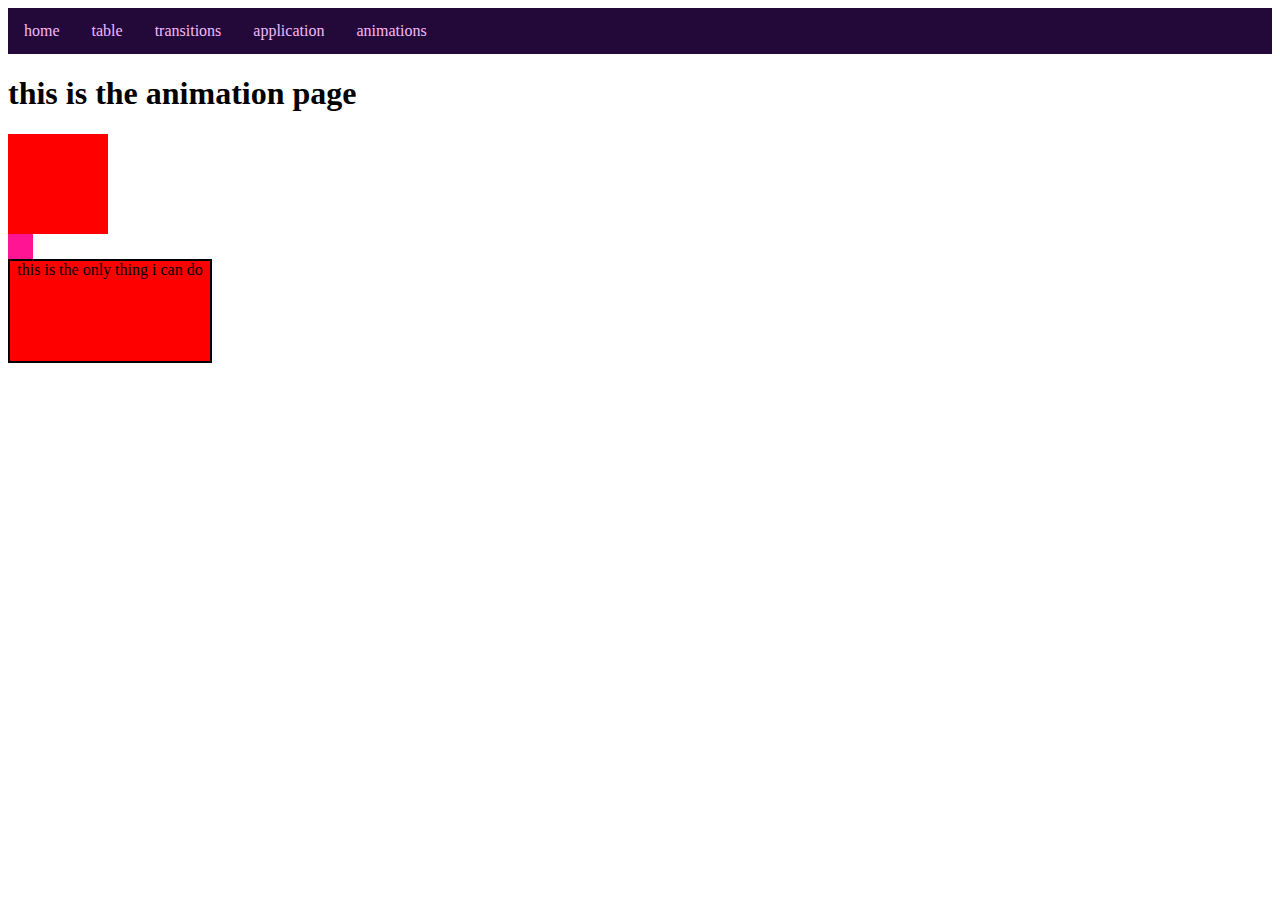
<file: mini/animate.html>
<!DOCTYPE html>
<html>

<head>
    <meta charset="utf-8">
    <title>web navigation with html snippets</title>
    <meta name="description" content="a website setup to show off how to create a multipage website using an html-include for navigation">
    <!-- this loads the external styles -->
    <link rel="stylesheet" href="main.css">
    <!-- this loads the javascript needed to use the html-include content -->
    <script src="navigation.js"></script>
	
	<link rel="shortcut icon" href="favicon.ico" type="image/x-icon">
<link rel="icon" href="favicon.ico" type="image/x-icon">
	
	<link rel="stylesheet" href="https://cdnjs.cloudflare.com/ajax/libs/font-awesome/4.7.0/css/font-awesome.min.css">
</head>

<body>
    <!-- this is the snippet you use to load the navigation from a separate html file -->
    <nav w3-include-html="navigation.html"></nav>

    <section>
        <h1>this is the animation page</h1>
		
		<div id="animate1"> </div>
		
		<div id="animate2"></div>
		
		<div id="animate3"> this is the only thing i can do</div>


    <!-- this bit of code is needed at the end of your body section to load the html-include content -->
    <script>
        includeHTML();

    </script>
</body>

</html>
</file>
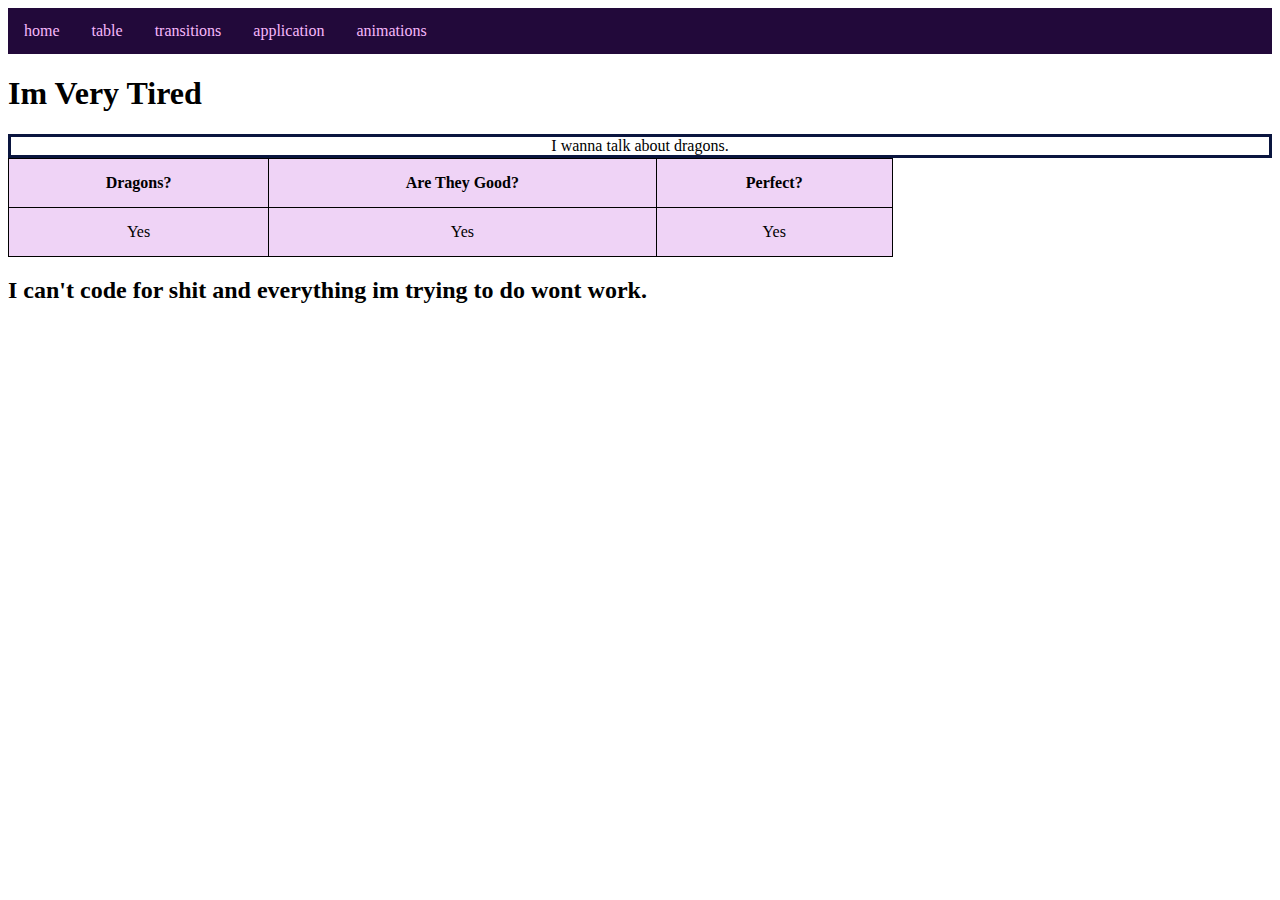
<file: mini/four.html>
<!DOCTYPE html>
<html>

<head>
    <meta charset="utf-8">
    <title>web navigation with html snippets</title>
    <meta name="description" content="a website setup to show off how to create a multipage website using an html-include for navigation">
    <!-- this loads the external styles -->
    <link rel="stylesheet" href="main.css">
    <!-- this loads the javascript needed to use the html-include content -->
    <script src="navigation.js"></script>
	
	<link rel="shortcut icon" href="favicon.ico" type="image/x-icon">
<link rel="icon" href="favicon.ico" type="image/x-icon">
	
	<link href="https://fonts.googleapis.com/css?family=Berkshire+Swash" rel="stylesheet">
</head>
	<style> 
		
	background: #000000;  /* fallback for old browsers */
background: -webkit-linear-gradient(to top, #53346D, #000000);  /* Chrome 10-25, Safari 5.1-6 */
background: linear-gradient(to top, #53346D, #000000); /* W3C, IE 10+/ Edge, Firefox 16+, Chrome 26+, Opera 12+, Safari 7+ */

	</style>

<body>
    <!-- this is the snippet you use to load the navigation from a separate html file -->
    <nav w3-include-html="navigation.html"></nav>

    <section>
		<h1> Im Very Tired</h1>
		
		<div id="one"> I wanna talk about dragons.</div>
		
			<table style="width:70%">
  <tr>
    <th>Dragons?</th>
    <th> Are They Good?</th> 
    <th>Perfect?</th>
  </tr>
  <tr>
    <td>Yes</td>
    <td>Yes</td> 
    <td>Yes</td>
  </tr>
</table>
        <h2 id="two"> I can't code for shit and everything im trying to do wont work.</h2>
		
    </section>

    <!-- this bit of code is needed at the end of your body section to load the html-include content -->
    <script>
        includeHTML();

    </script>
</body>

</html>
</file>
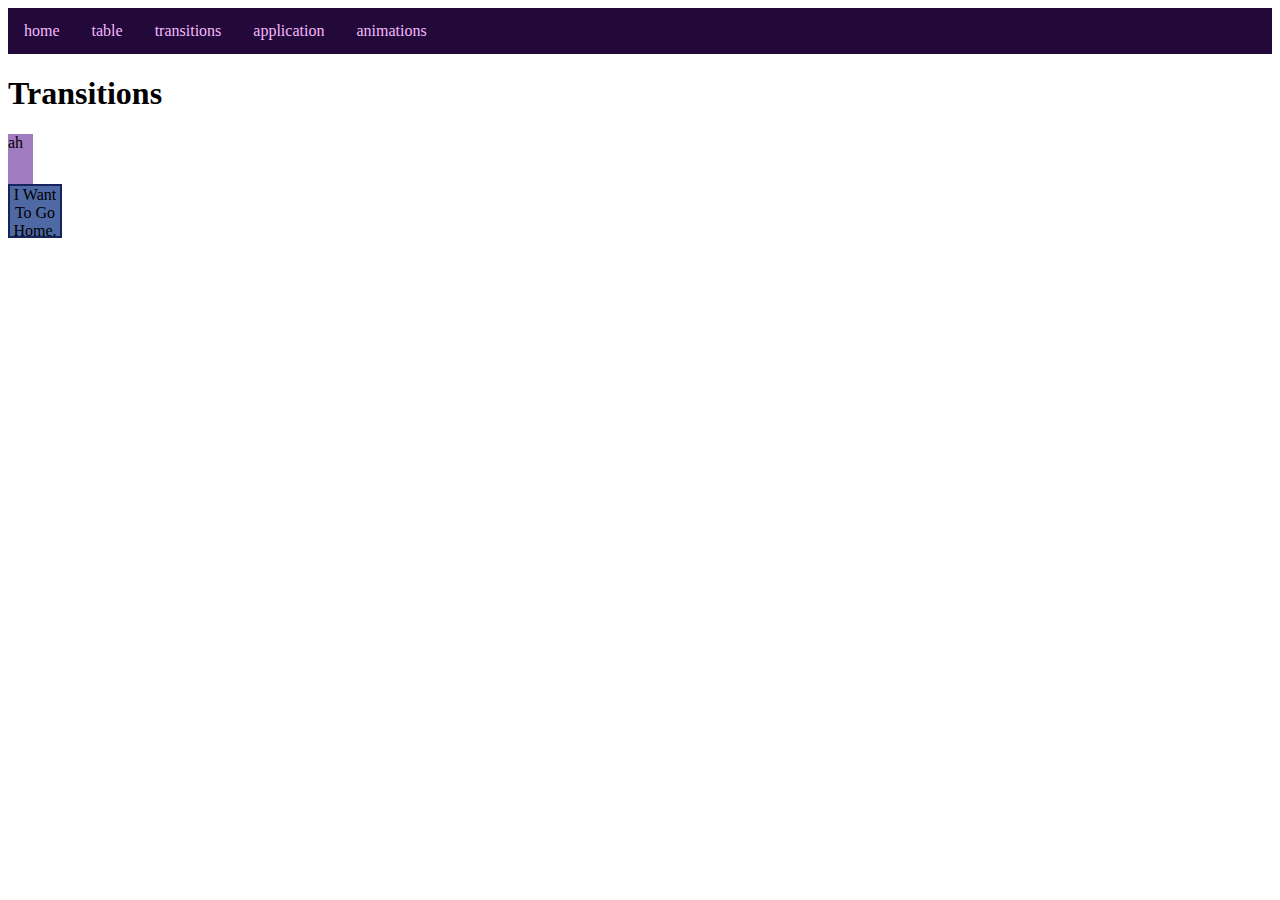
<file: mini/three.html>
<!DOCTYPE html>
<html>

<head>
    <meta charset="utf-8">
    <title>web navigation with html snippets</title>
    <meta name="description" content="a website setup to show off how to create a multipage website using an html-include for navigation">
    <!-- this loads the external styles -->
    <link rel="stylesheet" href="main.css">
    <!-- this loads the javascript needed to use the html-include content -->
    <script src="navigation.js"></script>
	
	<link rel="shortcut icon" href="favicon.ico" type="image/x-icon">
<link rel="icon" href="favicon.ico" type="image/x-icon">
	
</head>

<body>
    <!-- this is the snippet you use to load the navigation from a separate html file -->
    <nav w3-include-html="navigation.html"></nav>

    <section>
        <h1>Transitions</h1>
		
		<div id="change1"> ah </div>
		<div id="change2"> I Want To Go Home.</div>
		
		<div id="change3"> </div>
		
		
     
    </section>

    <!-- this bit of code is needed at the end of your body section to load the html-include content -->
    <script>
        includeHTML();

    </script>
</body>

</html>
</file>
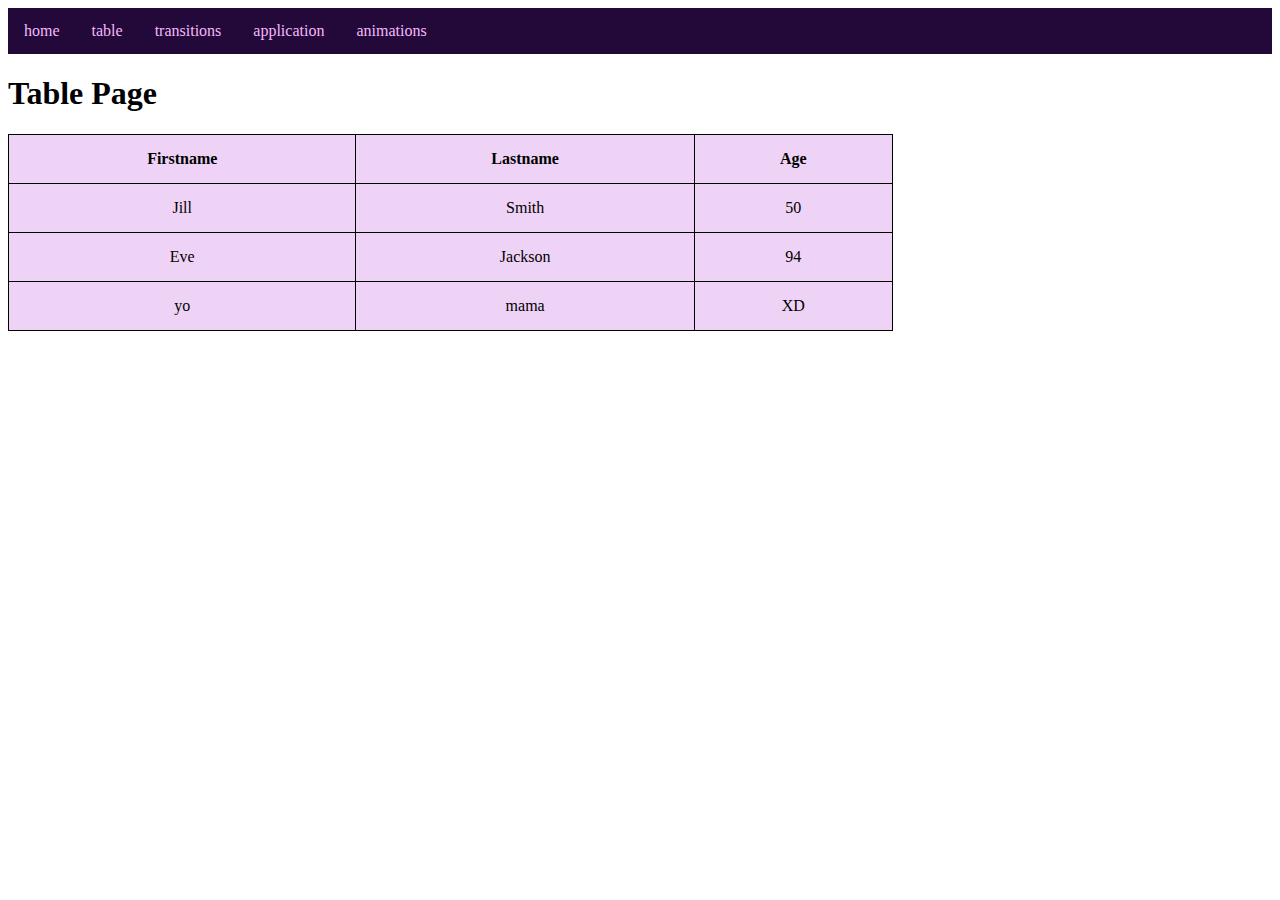
<file: mini/two.html>
<!DOCTYPE html>
<html>

<head>
    <meta charset="utf-8">
    <title>web navigation with html snippets</title>
    <meta name="description" content="a website setup to show off how to create a multipage website using an html-include for navigation">
    <!-- this loads the external styles -->
    <link rel="stylesheet" href="main.css">
    <!-- this loads the javascript needed to use the html-include content -->
    <script src="navigation.js"></script>
	
	<link rel="shortcut icon" href="favicon.ico" type="image/x-icon">
<link rel="icon" href="favicon.ico" type="image/x-icon">
	
</head>

<body>
    <!-- this is the snippet you use to load the navigation from a separate html file -->
    <nav w3-include-html="navigation.html"></nav>

    <section>
        <h1>Table Page</h1>
         
		<table style="width:70%">
  <tr>
    <th>Firstname</th>
    <th>Lastname</th> 
    <th>Age</th>
  </tr>
  <tr>
    <td>Jill</td>
    <td>Smith</td> 
    <td>50</td>
  </tr>
  <tr>
    <td>Eve</td>
    <td>Jackson</td> 
    <td>94</td>
  </tr>
  <tr>
    <td>yo</td>
    <td>mama</td> 
    <td>XD</td>
  </tr>
</table>

    </section>

    <!-- this bit of code is needed at the end of your body section to load the html-include content -->
    <script>
        includeHTML();

    </script>
</body>

</html>
</file>
<file: assets/web/assets/mobirise-icons/mobirise-icons.css>
@font-face {
  font-family: 'MobiriseIcons';
  src:  url('mobirise-icons.eot?spat4u');
  src:  url('mobirise-icons.eot?spat4u#iefix') format('embedded-opentype'),
    url('mobirise-icons.ttf?spat4u') format('truetype'),
    url('mobirise-icons.woff?spat4u') format('woff'),
    url('mobirise-icons.svg?spat4u#MobiriseIcons') format('svg');
  font-weight: normal;
  font-style: normal;
}

[class^="mbri-"], [class*=" mbri-"] {
  /* use !important to prevent issues with browser extensions that change fonts */
  font-family: MobiriseIcons !important;
  speak: none;
  font-style: normal;
  font-weight: normal;
  font-variant: normal;
  text-transform: none;
  line-height: 1;

  /* Better Font Rendering =========== */
  -webkit-font-smoothing: antialiased;
  -moz-osx-font-smoothing: grayscale;
}

.mbri-add-submenu:before {
  content: "\e900";
}
.mbri-alert:before {
  content: "\e901";
}
.mbri-align-center:before {
  content: "\e902";
}
.mbri-align-justify:before {
  content: "\e903";
}
.mbri-align-left:before {
  content: "\e904";
}
.mbri-align-right:before {
  content: "\e905";
}
.mbri-android:before {
  content: "\e906";
}
.mbri-apple:before {
  content: "\e907";
}
.mbri-arrow-down:before {
  content: "\e908";
}
.mbri-arrow-next:before {
  content: "\e909";
}
.mbri-arrow-prev:before {
  content: "\e90a";
}
.mbri-arrow-up:before {
  content: "\e90b";
}
.mbri-bold:before {
  content: "\e90c";
}
.mbri-bookmark:before {
  content: "\e90d";
}
.mbri-bootstrap:before {
  content: "\e90e";
}
.mbri-briefcase:before {
  content: "\e90f";
}
.mbri-browse:before {
  content: "\e910";
}
.mbri-bulleted-list:before {
  content: "\e911";
}
.mbri-calendar:before {
  content: "\e912";
}
.mbri-camera:before {
  content: "\e913";
}
.mbri-cart-add:before {
  content: "\e914";
}
.mbri-cart-full:before {
  content: "\e915";
}
.mbri-cash:before {
  content: "\e916";
}
.mbri-change-style:before {
  content: "\e917";
}
.mbri-chat:before {
  content: "\e918";
}
.mbri-clock:before {
  content: "\e919";
}
.mbri-close:before {
  content: "\e91a";
}
.mbri-cloud:before {
  content: "\e91b";
}
.mbri-code:before {
  content: "\e91c";
}
.mbri-contact-form:before {
  content: "\e91d";
}
.mbri-credit-card:before {
  content: "\e91e";
}
.mbri-cursor-click:before {
  content: "\e91f";
}
.mbri-cust-feedback:before {
  content: "\e920";
}
.mbri-database:before {
  content: "\e921";
}
.mbri-delivery:before {
  content: "\e922";
}
.mbri-desktop:before {
  content: "\e923";
}
.mbri-devices:before {
  content: "\e924";
}
.mbri-down:before {
  content: "\e925";
}
.mbri-download:before {
  content: "\e989";
}
.mbri-drag-n-drop:before {
  content: "\e927";
}
.mbri-drag-n-drop2:before {
  content: "\e928";
}
.mbri-edit:before {
  content: "\e929";
}
.mbri-edit2:before {
  content: "\e92a";
}
.mbri-error:before {
  content: "\e92b";
}
.mbri-extension:before {
  content: "\e92c";
}
.mbri-features:before {
  content: "\e92d";
}
.mbri-file:before {
  content: "\e92e";
}
.mbri-flag:before {
  content: "\e92f";
}
.mbri-folder:before {
  content: "\e930";
}
.mbri-gift:before {
  content: "\e931";
}
.mbri-github:before {
  content: "\e932";
}
.mbri-globe:before {
  content: "\e933";
}
.mbri-globe-2:before {
  content: "\e934";
}
.mbri-growing-chart:before {
  content: "\e935";
}
.mbri-hearth:before {
  content: "\e936";
}
.mbri-help:before {
  content: "\e937";
}
.mbri-home:before {
  content: "\e938";
}
.mbri-hot-cup:before {
  content: "\e939";
}
.mbri-idea:before {
  content: "\e93a";
}
.mbri-image-gallery:before {
  content: "\e93b";
}
.mbri-image-slider:before {
  content: "\e93c";
}
.mbri-info:before {
  content: "\e93d";
}
.mbri-italic:before {
  content: "\e93e";
}
.mbri-key:before {
  content: "\e93f";
}
.mbri-laptop:before {
  content: "\e940";
}
.mbri-layers:before {
  content: "\e941";
}
.mbri-left-right:before {
  content: "\e942";
}
.mbri-left:before {
  content: "\e943";
}
.mbri-letter:before {
  content: "\e944";
}
.mbri-like:before {
  content: "\e945";
}
.mbri-link:before {
  content: "\e946";
}
.mbri-lock:before {
  content: "\e947";
}
.mbri-login:before {
  content: "\e948";
}
.mbri-logout:before {
  content: "\e949";
}
.mbri-magic-stick:before {
  content: "\e94a";
}
.mbri-map-pin:before {
  content: "\e94b";
}
.mbri-menu:before {
  content: "\e94c";
}
.mbri-mobile:before {
  content: "\e94d";
}
.mbri-mobile2:before {
  content: "\e94e";
}
.mbri-mobirise:before {
  content: "\e94f";
}
.mbri-more-horizontal:before {
  content: "\e950";
}
.mbri-more-vertical:before {
  content: "\e951";
}
.mbri-music:before {
  content: "\e952";
}
.mbri-new-file:before {
  content: "\e953";
}
.mbri-numbered-list:before {
  content: "\e954";
}
.mbri-opened-folder:before {
  content: "\e955";
}
.mbri-pages:before {
  content: "\e956";
}
.mbri-paper-plane:before {
  content: "\e957";
}
.mbri-paperclip:before {
  content: "\e958";
}
.mbri-photo:before {
  content: "\e959";
}
.mbri-photos:before {
  content: "\e95a";
}
.mbri-pin:before {
  content: "\e95b";
}
.mbri-play:before {
  content: "\e95c";
}
.mbri-plus:before {
  content: "\e95d";
}
.mbri-preview:before {
  content: "\e95e";
}
.mbri-print:before {
  content: "\e95f";
}
.mbri-protect:before {
  content: "\e960";
}
.mbri-question:before {
  content: "\e961";
}
.mbri-quote-left:before {
  content: "\e962";
}
.mbri-quote-right:before {
  content: "\e963";
}
.mbri-refresh:before {
  content: "\e964";
}
.mbri-responsive:before {
  content: "\e965";
}
.mbri-right:before {
  content: "\e966";
}
.mbri-rocket:before {
  content: "\e967";
}
.mbri-sad-face:before {
  content: "\e968";
}
.mbri-sale:before {
  content: "\e969";
}
.mbri-save:before {
  content: "\e96a";
}
.mbri-search:before {
  content: "\e96b";
}
.mbri-setting:before {
  content: "\e96c";
}
.mbri-setting2:before {
  content: "\e96d";
}
.mbri-setting3:before {
  content: "\e96e";
}
.mbri-share:before {
  content: "\e96f";
}
.mbri-shopping-bag:before {
  content: "\e970";
}
.mbri-shopping-basket:before {
  content: "\e971";
}
.mbri-shopping-cart:before {
  content: "\e972";
}
.mbri-sites:before {
  content: "\e973";
}
.mbri-smile-face:before {
  content: "\e974";
}
.mbri-speed:before {
  content: "\e975";
}
.mbri-star:before {
  content: "\e976";
}
.mbri-success:before {
  content: "\e977";
}
.mbri-sun:before {
  content: "\e978";
}
.mbri-sun2:before {
  content: "\e979";
}
.mbri-tablet:before {
  content: "\e97a";
}
.mbri-tablet-vertical:before {
  content: "\e97b";
}
.mbri-target:before {
  content: "\e97c";
}
.mbri-timer:before {
  content: "\e97d";
}
.mbri-to-ftp:before {
  content: "\e97e";
}
.mbri-to-local-drive:before {
  content: "\e97f";
}
.mbri-touch-swipe:before {
  content: "\e980";
}
.mbri-touch:before {
  content: "\e981";
}
.mbri-trash:before {
  content: "\e982";
}
.mbri-underline:before {
  content: "\e983";
}
.mbri-unlink:before {
  content: "\e984";
}
.mbri-unlock:before {
  content: "\e985";
}
.mbri-up-down:before {
  content: "\e986";
}
.mbri-up:before {
  content: "\e987";
}
.mbri-update:before {
  content: "\e988";
}
.mbri-upload:before {
 content: "\e926"; 
}
.mbri-user:before {
  content: "\e98a";
}
.mbri-user2:before {
  content: "\e98b";
}
.mbri-users:before {
  content: "\e98c";
}
.mbri-video:before {
  content: "\e98d";
}
.mbri-video-play:before {
  content: "\e98e";
}
.mbri-watch:before {
  content: "\e98f";
}
.mbri-website-theme:before {
  content: "\e990";
}
.mbri-wifi:before {
  content: "\e991";
}
.mbri-windows:before {
  content: "\e992";
}
.mbri-zoom-out:before {
  content: "\e993";
}
.mbri-redo:before {
  content: "\e994";
}
.mbri-undo:before {
  content: "\e995";
}
</file>
<file: assets/socicon/css/styles.css>
@charset "UTF-8";

@font-face {
  font-family: "socicon";
  src:url("../fonts/socicon.eot");
  src:url("../fonts/socicon.eot?#iefix") format("embedded-opentype"),
    url("../fonts/socicon.woff") format("woff"),
    url("../fonts/socicon.ttf") format("truetype"),
    url("../fonts/socicon.svg#socicon") format("svg");
  font-weight: normal;
  font-style: normal;

}

[data-icon]:before {
  font-family: "socicon" !important;
  content: attr(data-icon);
  font-style: normal !important;
  font-weight: normal !important;
  font-variant: normal !important;
  text-transform: none !important;
  speak: none;
  line-height: 1;
  -webkit-font-smoothing: antialiased;
  -moz-osx-font-smoothing: grayscale;
}

[class^="socicon-"]:before,
[class*=" socicon-"]:before {
  font-family: "socicon" !important;
  font-style: normal !important;
  font-weight: normal !important;
  font-variant: normal !important;
  text-transform: none !important;
  speak: none;
  line-height: 1;
  -webkit-font-smoothing: antialiased;
  -moz-osx-font-smoothing: grayscale;
}

.socicon-modelmayhem:before {
  content: "\e000";
}
.socicon-mixcloud:before {
  content: "\e001";
}
.socicon-drupal:before {
  content: "\e002";
}
.socicon-swarm:before {
  content: "\e003";
}
.socicon-istock:before {
  content: "\e004";
}
.socicon-yammer:before {
  content: "\e005";
}
.socicon-ello:before {
  content: "\e006";
}
.socicon-stackoverflow:before {
  content: "\e007";
}
.socicon-persona:before {
  content: "\e008";
}
.socicon-triplej:before {
  content: "\e009";
}
.socicon-houzz:before {
  content: "\e00a";
}
.socicon-rss:before {
  content: "\e00b";
}
.socicon-paypal:before {
  content: "\e00c";
}
.socicon-odnoklassniki:before {
  content: "\e00d";
}
.socicon-airbnb:before {
  content: "\e00e";
}
.socicon-periscope:before {
  content: "\e00f";
}
.socicon-outlook:before {
  content: "\e010";
}
.socicon-coderwall:before {
  content: "\e011";
}
.socicon-tripadvisor:before {
  content: "\e012";
}
.socicon-appnet:before {
  content: "\e013";
}
.socicon-goodreads:before {
  content: "\e014";
}
.socicon-tripit:before {
  content: "\e015";
}
.socicon-lanyrd:before {
  content: "\e016";
}
.socicon-slideshare:before {
  content: "\e017";
}
.socicon-buffer:before {
  content: "\e018";
}
.socicon-disqus:before {
  content: "\e019";
}
.socicon-vkontakte:before {
  content: "\e01a";
}
.socicon-whatsapp:before {
  content: "\e01b";
}
.socicon-patreon:before {
  content: "\e01c";
}
.socicon-storehouse:before {
  content: "\e01d";
}
.socicon-pocket:before {
  content: "\e01e";
}
.socicon-mail:before {
  content: "\e01f";
}
.socicon-blogger:before {
  content: "\e020";
}
.socicon-technorati:before {
  content: "\e021";
}
.socicon-reddit:before {
  content: "\e022";
}
.socicon-dribbble:before {
  content: "\e023";
}
.socicon-stumbleupon:before {
  content: "\e024";
}
.socicon-digg:before {
  content: "\e025";
}
.socicon-envato:before {
  content: "\e026";
}
.socicon-behance:before {
  content: "\e027";
}
.socicon-delicious:before {
  content: "\e028";
}
.socicon-deviantart:before {
  content: "\e029";
}
.socicon-forrst:before {
  content: "\e02a";
}
.socicon-play:before {
  content: "\e02b";
}
.socicon-zerply:before {
  content: "\e02c";
}
.socicon-wikipedia:before {
  content: "\e02d";
}
.socicon-apple:before {
  content: "\e02e";
}
.socicon-flattr:before {
  content: "\e02f";
}
.socicon-github:before {
  content: "\e030";
}
.socicon-renren:before {
  content: "\e031";
}
.socicon-friendfeed:before {
  content: "\e032";
}
.socicon-newsvine:before {
  content: "\e033";
}
.socicon-identica:before {
  content: "\e034";
}
.socicon-bebo:before {
  content: "\e035";
}
.socicon-zynga:before {
  content: "\e036";
}
.socicon-steam:before {
  content: "\e037";
}
.socicon-xbox:before {
  content: "\e038";
}
.socicon-windows:before {
  content: "\e039";
}
.socicon-qq:before {
  content: "\e03a";
}
.socicon-douban:before {
  content: "\e03b";
}
.socicon-meetup:before {
  content: "\e03c";
}
.socicon-playstation:before {
  content: "\e03d";
}
.socicon-android:before {
  content: "\e03e";
}
.socicon-snapchat:before {
  content: "\e03f";
}
.socicon-twitter:before {
  content: "\e040";
}
.socicon-facebook:before {
  content: "\e041";
}
.socicon-googleplus:before {
  content: "\e042";
}
.socicon-pinterest:before {
  content: "\e043";
}
.socicon-foursquare:before {
  content: "\e044";
}
.socicon-yahoo:before {
  content: "\e045";
}
.socicon-skype:before {
  content: "\e046";
}
.socicon-yelp:before {
  content: "\e047";
}
.socicon-feedburner:before {
  content: "\e048";
}
.socicon-linkedin:before {
  content: "\e049";
}
.socicon-viadeo:before {
  content: "\e04a";
}
.socicon-xing:before {
  content: "\e04b";
}
.socicon-myspace:before {
  content: "\e04c";
}
.socicon-soundcloud:before {
  content: "\e04d";
}
.socicon-spotify:before {
  content: "\e04e";
}
.socicon-grooveshark:before {
  content: "\e04f";
}
.socicon-lastfm:before {
  content: "\e050";
}
.socicon-youtube:before {
  content: "\e051";
}
.socicon-vimeo:before {
  content: "\e052";
}
.socicon-dailymotion:before {
  content: "\e053";
}
.socicon-vine:before {
  content: "\e054";
}
.socicon-flickr:before {
  content: "\e055";
}
.socicon-500px:before {
  content: "\e056";
}
.socicon-wordpress:before {
  content: "\e058";
}
.socicon-tumblr:before {
  content: "\e059";
}
.socicon-twitch:before {
  content: "\e05a";
}
.socicon-8tracks:before {
  content: "\e05b";
}
.socicon-amazon:before {
  content: "\e05c";
}
.socicon-icq:before {
  content: "\e05d";
}
.socicon-smugmug:before {
  content: "\e05e";
}
.socicon-ravelry:before {
  content: "\e05f";
}
.socicon-weibo:before {
  content: "\e060";
}
.socicon-baidu:before {
  content: "\e061";
}
.socicon-angellist:before {
  content: "\e062";
}
.socicon-ebay:before {
  content: "\e063";
}
.socicon-imdb:before {
  content: "\e064";
}
.socicon-stayfriends:before {
  content: "\e065";
}
.socicon-residentadvisor:before {
  content: "\e066";
}
.socicon-google:before {
  content: "\e067";
}
.socicon-yandex:before {
  content: "\e068";
}
.socicon-sharethis:before {
  content: "\e069";
}
.socicon-bandcamp:before {
  content: "\e06a";
}
.socicon-itunes:before {
  content: "\e06b";
}
.socicon-deezer:before {
  content: "\e06c";
}
.socicon-telegram:before {
  content: "\e06e";
}
.socicon-openid:before {
  content: "\e06f";
}
.socicon-amplement:before {
  content: "\e070";
}
.socicon-viber:before {
  content: "\e071";
}
.socicon-zomato:before {
  content: "\e072";
}
.socicon-draugiem:before {
  content: "\e074";
}
.socicon-endomodo:before {
  content: "\e075";
}
.socicon-filmweb:before {
  content: "\e076";
}
.socicon-stackexchange:before {
  content: "\e077";
}
.socicon-wykop:before {
  content: "\e078";
}
.socicon-teamspeak:before {
  content: "\e079";
}
.socicon-teamviewer:before {
  content: "\e07a";
}
.socicon-ventrilo:before {
  content: "\e07b";
}
.socicon-younow:before {
  content: "\e07c";
}
.socicon-raidcall:before {
  content: "\e07d";
}
.socicon-mumble:before {
  content: "\e07e";
}
.socicon-medium:before {
  content: "\e06d";
}
.socicon-bebee:before {
  content: "\e07f";
}
.socicon-hitbox:before {
  content: "\e080";
}
.socicon-reverbnation:before {
  content: "\e081";
}
.socicon-formulr:before {
  content: "\e082";
}
.socicon-instagram:before {
  content: "\e057";
}
.socicon-battlenet:before {
  content: "\e083";
}
.socicon-chrome:before {
  content: "\e084";
}
.socicon-discord:before {
  content: "\e086";
}
.socicon-issuu:before {
  content: "\e087";
}
.socicon-macos:before {
  content: "\e088";
}
.socicon-firefox:before {
  content: "\e089";
}
.socicon-opera:before {
  content: "\e08d";
}
.socicon-keybase:before {
  content: "\e090";
}
.socicon-alliance:before {
  content: "\e091";
}
.socicon-livejournal:before {
  content: "\e092";
}
.socicon-googlephotos:before {
  content: "\e093";
}
.socicon-horde:before {
  content: "\e094";
}
.socicon-etsy:before {
  content: "\e095";
}
.socicon-zapier:before {
  content: "\e096";
}
.socicon-google-scholar:before {
  content: "\e097";
}
.socicon-researchgate:before {
  content: "\e098";
}
.socicon-wechat:before {
  content: "\e099";
}
.socicon-strava:before {
  content: "\e09a";
}
.socicon-line:before {
  content: "\e09b";
}
.socicon-lyft:before {
  content: "\e09c";
}
.socicon-uber:before {
  content: "\e09d";
}
.socicon-songkick:before {
  content: "\e09e";
}
.socicon-viewbug:before {
  content: "\e09f";
}
.socicon-googlegroups:before {
  content: "\e0a0";
}
.socicon-quora:before {
  content: "\e073";
}
.socicon-diablo:before {
  content: "\e085";
}
.socicon-blizzard:before {
  content: "\e0a1";
}
.socicon-hearthstone:before {
  content: "\e08b";
}
.socicon-heroes:before {
  content: "\e08a";
}
.socicon-overwatch:before {
  content: "\e08c";
}
.socicon-warcraft:before {
  content: "\e08e";
}
.socicon-starcraft:before {
  content: "\e08f";
}
.socicon-beam:before {
  content: "\e0a2";
}
.socicon-curse:before {
  content: "\e0a3";
}
.socicon-player:before {
  content: "\e0a4";
}
.socicon-streamjar:before {
  content: "\e0a5";
}
.socicon-nintendo:before {
  content: "\e0a6";
}
.socicon-hellocoton:before {
  content: "\e0a7";
}
</file>
<file: assets/theme/css/style.css>
/*!
 * Mobirise v4 theme (https://mobirise.com/)
 * Copyright 2017 Mobirise
 */
section {
  background-color: #eeeeee; }

section,
.container,
.container-fluid {
  position: relative;
  word-wrap: break-word; }

a.mbr-iconfont:hover {
  text-decoration: none; }

.article .lead p, .article .lead ul, .article .lead ol, .article .lead pre, .article .lead blockquote {
  margin-bottom: 0; }

a {
  font-style: normal;
  font-weight: 400;
  cursor: pointer; }
  a, a:hover {
    text-decoration: none; }

figure {
  margin-bottom: 0; }

body {
  color: #232323; }

h1, h2, h3, h4, h5, h6,
.h1, .h2, .h3, .h4, .h5, .h6,
.display-1, .display-2, .display-3, .display-4 {
  line-height: 1;
  word-break: break-word;
  word-wrap: break-word; }

b, strong {
  font-weight: bold; }

blockquote {
  padding: 10px 0 10px 20px;
  position: relative;
  border-left: 2px solid;
  border-color: #ff3366; }

input:-webkit-autofill, input:-webkit-autofill:hover, input:-webkit-autofill:focus, input:-webkit-autofill:active {
  transition-delay: 9999s;
  transition-property: background-color, color; }

textarea[type="hidden"] {
  display: none; }

body {
  position: relative; }

section {
  background-position: 50% 50%;
  background-repeat: no-repeat;
  background-size: cover; }
  section .mbr-background-video,
  section .mbr-background-video-preview {
    position: absolute;
    bottom: 0;
    left: 0;
    right: 0;
    top: 0; }

.hidden {
  visibility: hidden; }

.mbr-z-index20 {
  z-index: 20; }

/*! Base colors */
.mbr-white {
  color: #ffffff; }

.mbr-black {
  color: #000000; }

.mbr-bg-white {
  background-color: #ffffff; }

.mbr-bg-black {
  background-color: #000000; }

/*! Text-aligns */
.align-left {
  text-align: left; }

.align-center {
  text-align: center; }

.align-right {
  text-align: right; }

@media (max-width: 767px) {
  .align-left, .align-center, .align-right, .mbr-section-btn, .mbr-section-title {
    text-align: center; } }
/*! Font-weight  */
.mbr-light {
  font-weight: 300; }

.mbr-regular {
  font-weight: 400; }

.mbr-semibold {
  font-weight: 500; }

.mbr-bold {
  font-weight: 700; }

/*! Media  */
.media-size-item {
  -webkit-flex: 1 1 auto;
  -moz-flex: 1 1 auto;
  -ms-flex: 1 1 auto;
  -o-flex: 1 1 auto;
  flex: 1 1 auto; }

.media-content {
  -webkit-flex-basis: 100%;
  flex-basis: 100%; }

.media-container-row {
  display: -ms-flexbox;
  display: -webkit-flex;
  display: flex;
  -webkit-flex-direction: row;
  -ms-flex-direction: row;
  flex-direction: row;
  -webkit-flex-wrap: wrap;
  -ms-flex-wrap: wrap;
  flex-wrap: wrap;
  -webkit-justify-content: center;
  -ms-flex-pack: center;
  justify-content: center;
  -webkit-align-content: center;
  -ms-flex-line-pack: center;
  align-content: center;
  -webkit-align-items: start;
  -ms-flex-align: start;
  align-items: start; }
  .media-container-row .media-size-item {
    width: 400px; }

.media-container-column {
  display: -ms-flexbox;
  display: -webkit-flex;
  display: flex;
  -webkit-flex-direction: column;
  -ms-flex-direction: column;
  flex-direction: column;
  -webkit-flex-wrap: wrap;
  -ms-flex-wrap: wrap;
  flex-wrap: wrap;
  -webkit-justify-content: center;
  -ms-flex-pack: center;
  justify-content: center;
  -webkit-align-content: center;
  -ms-flex-line-pack: center;
  align-content: center;
  -webkit-align-items: stretch;
  -ms-flex-align: stretch;
  align-items: stretch; }
  .media-container-column > * {
    width: 100%; }

@media (min-width: 992px) {
  .media-container-row {
    -webkit-flex-wrap: nowrap;
    -ms-flex-wrap: nowrap;
    flex-wrap: nowrap; } }
figure {
  overflow: hidden; }

figure[mbr-media-size] {
  transition: width 0.1s; }

.mbr-figure img, .mbr-figure iframe {
  display: block;
  width: 100%; }

.card {
  background-color: transparent;
  border: none; }

.card-img {
  text-align: center;
  flex-shrink: 0; }

.media {
  max-width: 100%;
  margin: 0 auto; }

.mbr-figure {
  -ms-flex-item-align: center;
  -ms-grid-row-align: center;
  -webkit-align-self: center;
  align-self: center; }

.media-container > div {
  max-width: 100%; }

.mbr-figure img, .card-img img {
  width: 100%; }

@media (max-width: 991px) {
  .media-size-item {
    width: auto !important; }

  .media {
    width: auto; }

  .mbr-figure {
    width: 100% !important; } }
/*! Buttons */
.mbr-section-btn {
  margin-left: -.25rem;
  margin-right: -.25rem;
  font-size: 0; }

nav .mbr-section-btn {
  margin-left: 0rem;
  margin-right: 0rem; }

/*! Btn icon margin */
.btn .mbr-iconfont, .btn.btn-sm .mbr-iconfont {
  cursor: pointer;
  margin-right: 0.5rem; }

.btn.btn-md .mbr-iconfont, .btn.btn-md .mbr-iconfont {
  margin-right: 0.8rem; }

.mbr-regular {
  font-weight: 400; }

.mbr-semibold {
  font-weight: 500; }

.mbr-bold {
  font-weight: 700; }

[type="submit"] {
  -webkit-appearance: none; }

/*! Full-screen */
.mbr-fullscreen .mbr-overlay {
  min-height: 100vh; }

.mbr-fullscreen {
  display: flex;
  display: -webkit-flex;
  display: -moz-flex;
  display: -ms-flex;
  display: -o-flex;
  align-items: center;
  -webkit-align-items: center;
  min-height: 100vh;
  padding-top: 3rem;
  padding-bottom: 3rem; }

/*! Map */
.map {
  height: 25rem;
  position: relative; }
  .map iframe {
    width: 100%;
    height: 100%; }

/* Form */
.form-asterisk {
  font-family: initial;
  position: absolute;
  top: -2px;
  font-weight: normal; }

/*! Scroll to top arrow */
.mbr-arrow-up {
  bottom: 25px;
  right: 90px;
  position: fixed;
  text-align: right;
  z-index: 5000;
  color: #ffffff;
  font-size: 32px;
  transform: rotate(180deg);
  -webkit-transform: rotate(180deg); }

.mbr-arrow-up a {
  background: rgba(0, 0, 0, 0.2);
  border-radius: 3px;
  color: #fff;
  display: inline-block;
  height: 60px;
  width: 60px;
  outline-style: none !important;
  position: relative;
  text-decoration: none;
  transition: all .3s ease-in-out;
  cursor: pointer;
  text-align: center; }
  .mbr-arrow-up a:hover {
    background-color: rgba(0, 0, 0, 0.4); }
  .mbr-arrow-up a i {
    line-height: 60px; }

.mbr-arrow-up-icon {
  display: block;
  color: #fff; }

.mbr-arrow-up-icon::before {
  content: "\203a";
  display: inline-block;
  font-family: serif;
  font-size: 32px;
  line-height: 1;
  font-style: normal;
  position: relative;
  top: 6px;
  left: -4px;
  -webkit-transform: rotate(-90deg);
  transform: rotate(-90deg); }

/*! Arrow Down */
.mbr-arrow {
  position: absolute;
  bottom: 45px;
  left: 50%;
  width: 60px;
  height: 60px;
  cursor: pointer;
  background-color: rgba(80, 80, 80, 0.5);
  border-radius: 50%;
  -webkit-transform: translateX(-50%);
  transform: translateX(-50%); }
  .mbr-arrow > a {
    display: inline-block;
    text-decoration: none;
    outline-style: none;
    -webkit-animation: arrowdown 1.7s ease-in-out infinite;
    animation: arrowdown 1.7s ease-in-out infinite; }
    .mbr-arrow > a > i {
      position: absolute;
      top: -2px;
      left: 15px;
      font-size: 2rem; }

@keyframes arrowdown {
  0% {
    transform: translateY(0px);
    -webkit-transform: translateY(0px); }
  50% {
    transform: translateY(-5px);
    -webkit-transform: translateY(-5px); }
  100% {
    transform: translateY(0px);
    -webkit-transform: translateY(0px); } }
@-webkit-keyframes arrowdown {
  0% {
    transform: translateY(0px);
    -webkit-transform: translateY(0px); }
  50% {
    transform: translateY(-5px);
    -webkit-transform: translateY(-5px); }
  100% {
    transform: translateY(0px);
    -webkit-transform: translateY(0px); } }
@media (max-width: 500px) {
  .mbr-arrow-up {
    left: 50%;
    right: auto;
    transform: translateX(-50%) rotate(180deg);
    -webkit-transform: translateX(-50%) rotate(180deg); } }
/*Gradients animation*/
@keyframes gradient-animation {
  from {
    background-position: 0% 100%;
    animation-timing-function: ease-in-out; }
  to {
    background-position: 100% 0%;
    animation-timing-function: ease-in-out; } }
@-webkit-keyframes gradient-animation {
  from {
    background-position: 0% 100%;
    animation-timing-function: ease-in-out; }
  to {
    background-position: 100% 0%;
    animation-timing-function: ease-in-out; } }
.bg-gradient {
  background-size: 200% 200%;
  animation: gradient-animation 5s infinite alternate;
  -webkit-animation: gradient-animation 5s infinite alternate; }

.menu .navbar-brand {
  display: -webkit-flex; }
  .menu .navbar-brand span {
    display: flex;
    display: -webkit-flex; }
  .menu .navbar-brand .navbar-caption-wrap {
    display: -webkit-flex; }
  .menu .navbar-brand .navbar-logo img {
    display: -webkit-flex; }
@media (min-width: 768px) and (max-width: 991px) {
  .menu .navbar-toggleable-sm .navbar-nav {
    display: -webkit-box;
    display: -webkit-flex;
    display: -ms-flexbox; } }
@media (min-width: 992px) {
  .menu .navbar-nav.nav-dropdown {
    display: -webkit-flex; }
  .menu .navbar-toggleable-sm .navbar-collapse {
    display: -webkit-flex !important; } }

/*# sourceMappingURL=style.css.map */
.engine {
	position: absolute;
	text-indent: -2400px;
	text-align: center;
	padding: 0;
	top: 0;
	left: -2400px;
}
</file>
<file: assets/gallery/style.css>
/*-------

   Gallery

-------*/
.mbr-gallery .mbr-gallery-item {
  position: relative;
  display: inline-block;
  width: 25%;
  cursor: pointer; }

@media (max-width: 768px) {
  .mbr-gallery .mbr-gallery-item {
    width: 50%; } }
@media (max-width: 400px) {
  .mbr-gallery .mbr-gallery-item {
    width: 100%; } }
.mbr-gallery .icon-focus,
.mbr-gallery .icon-video {
  position: absolute;
  top: calc(50% - 32px);
  left: calc(50% - 24px);
  font-family: 'MobiriseIcons' !important;
  font-size: 3rem !important;
  color: #fff;
  opacity: 0;
  transition: .2s opacity ease-in-out;
  z-index: 5; }

.mbr-gallery .icon-focus::before {
  content: '\e96b'; }

.mbr-gallery .icon-video::before {
  content: '\e95c'; }

.mbr-gallery .mbr-gallery-item > div:hover .icon-focus,
.mbr-gallery .mbr-gallery-item > div:hover .icon-video {
  opacity: 1; }

.mbr-gallery .mbr-gallery-item img {
  width: 100%;
  opacity: 1;
  -webkit-transition: .2s opacity ease-in-out;
  transition: .2s opacity ease-in-out; }

.mbr-gallery .mbr-gallery-item > div:hover img {
  opacity: 1; }

.mbr-gallery .mbr-gallery-item > div {
  background: #fff;
  display: block;
  outline: none;
  position: relative; }

.mbr-gallery .mbr-gallery-item .icon {
  -webkit-transform: translateX(-50%) translateY(-50%);
  -webkit-transition: .2s opacity ease-in-out;
  color: #000;
  font-size: 30px;
  height: 69px;
  left: 50%;
  opacity: 0;
  position: absolute;
  top: 50%;
  transform: translateX(-50%) translateY(-50%);
  transition: .2s opacity ease-in-out;
  width: 69px; }

.mbr-gallery .mbr-gallery-item .icon::after,
.mbr-gallery .mbr-gallery-item .icon::before {
  content: '';
  display: block;
  position: absolute;
  height: 69px;
  width: 1px;
  margin-left: 34.5px;
  background-color: #fff; }

.mbr-gallery .mbr-gallery-item .icon::after {
  width: 69px;
  height: 1px;
  margin-left: 0;
  margin-top: 34.5px; }

.mbr-gallery .mbr-gallery-item > div:hover .icon {
  opacity: 1; }

.mbr-gallery .mbr-gallery-item > div:hover::before {
  opacity: .9; }

.mbr-gallery .mbr-gallery-item > div:hover .mbr-gallery-title {
  background: transparent !important; }

/* remove spacing */
.mbr-gallery .mbr-gallery-row.no-gutter {
  margin: 0; }

.mbr-gallery .mbr-gallery-row.no-gutter .mbr-gallery-item {
  padding: 0; }

/* container */
.mbr-gallery .container.mbr-gallery-layout-default {
  padding: 93px 0; }

/* fix horizontal scrollbar */
.mbr-gallery .mbr-gallery-layout-article,
.mbr-gallery .mbr-gallery-layout-default {
  overflow: hidden; }

/* lightbox */
.mbr-gallery .modal {
  position: fixed;
  overflow: hidden;
  padding-right: 0 !important; }

.mbr-gallery .modal-content {
  border-radius: 0;
  border: none;
  background: transparent; }

.mbr-gallery .modal-body {
  padding: 0; }

.mbr-gallery .modal-body img {
  width: 100%; }

.mbr-gallery .modal .close {
  position: fixed;
  background: #1b1b1b;
  opacity: .5;
  font-size: 35px;
  font-weight: 300;
  width: 70px;
  height: 70px;
  border-radius: 50%;
  color: #fff;
  top: 2.5rem;
  right: 2.5rem;
  line-height: 70px;
  border: none;
  text-align: center;
  text-shadow: none;
  z-index: 5;
  -webkit-transition: opacity .3s ease;
  -moz-transition: opacity .3s ease;
  -o-transition: opacity .3s ease;
  transition: opacity .3s ease;
  font-family: 'MobiriseIcons'; }
  .mbr-gallery .modal .close::before {
    content: '\e91a'; }

.mbr-gallery .modal .close:hover {
  opacity: 1;
  background: #000;
  color: #fff; }

.mbr-gallery .modal-dialog {
  max-width: 100% !important; }

.mbr-gallery .modal.in .modal-dialog {
  margin: 0 auto; }

/* modal back color opacity */
.modal-backdrop.in {
  opacity: .8;
  filter: alpha(opacity=80); }

@media (max-width: 768px) {
  .mbr-gallery .carousel-control,
  .mbr-gallery .carousel-indicators,
  .mbr-gallery .modal .close {
    position: fixed; } }
/* fix fade in effect */
.mbr-gallery .modal.fade .modal-dialog {
  -webkit-transition: margin-top .3s ease-out;
  -moz-transition: margin-top .3s ease-out;
  -o-transition: margin-top .3s ease-out;
  transition: margin-top .3s ease-out; }

.mbr-gallery .modal.fade .modal-dialog,
.mbr-gallery .modal.in .modal-dialog {
  -webkit-transform: none;
  -ms-transform: none;
  -o-transform: none;
  transform: none; }

/*-------

   Slider

-------*/
.mbr-slider .carousel-inner > .active,
.mbr-slider .carousel-inner > .next,
.mbr-slider .carousel-inner > .prev {
  display: table; }

.mbr-slider .carousel-control {
  position: absolute;
  width: 70px;
  height: 70px;
  top: 50%;
  margin-top: -35px;
  line-height: 70px;
  border-radius: 50%;
  font-size: 35px;
  border: 0;
  opacity: .5;
  text-shadow: none;
  z-index: 5;
  color: #fff;
  -webkit-transition: all .2s ease-in-out 0s;
  -o-transition: all .2s ease-in-out 0s;
  transition: all .2s ease-in-out 0s; }

.mbr-gallery .mbr-slider .carousel-control {
  position: fixed; }

@media (max-width: 991px) {
  .mbr-gallery .mbr-slider .carousel-control {
    bottom: 2.5rem;
    margin-top: 0;
    top: auto;
    z-index: 17; } }
.mbr-gallery .mbr-slider .carousel-inner > .active {
  display: block; }

.mbr-slider .carousel-control.left {
  left: 0;
  margin-left: 2.5rem; }

.mbr-slider .carousel-control.right {
  right: 0;
  margin-right: 2.5rem; }

.mbr-slider .carousel-control .icon-next,
.mbr-slider .carousel-control .icon-prev {
  margin-top: -18px;
  font-size: 40px;
  line-height: 27px; }

.mbr-slider .carousel-control:hover {
  background: #1b1b1b;
  color: #fff;
  opacity: 1; }

.mbr-slider .carousel-indicators {
  position: absolute;
  bottom: 0;
  margin-bottom: 1.5rem !important; }

@media (max-width: 543px) {
  .mbr-slider .carousel-indicators {
    display: none; } }
.carousel-indicators .active,
.carousel-indicators li {
  width: 15px;
  height: 15px;
  margin: 3px;
  background: #1b1b1b;
  border: 0;
  opacity: .5; }

.carousel-indicators .active {
  border: 4px solid #1b1b1b;
  background: #fff; }

.carousel-indicators li {
  max-width: 15px;
  max-height: 15px;
  margin: 3px;
  background: #1b1b1b;
  border: 0;
  border-radius: 50%;
  opacity: .5; }

.carousel-indicators li.active {
  border: 4px solid #1b1b1b;
  background: #fff; }

.container .carousel-indicators {
  margin-bottom: 3px; }

.mbr-gallery .mbr-slider .carousel-indicators {
  position: fixed;
  margin-bottom: 2.5rem !important; }

@media (max-width: 991px) {
  .mbr-gallery .mbr-slider .carousel-indicators {
    margin-bottom: 3.625rem !important;
    padding-left: 2.5rem;
    padding-right: 2.5rem; } }
.mbr-slider .carousel-indicators .active,
.mbr-slider .carousel-indicators li {
  width: 20px;
  height: 20px;
  margin: 3px;
  background: #1b1b1b;
  border: 0;
  opacity: .5; }

.mbr-slider .carousel-indicators .active {
  border: 4px solid #1b1b1b;
  background: #fff; }

@media (max-width: 767px) {
  .mbr-slider .carousel-control {
    top: auto;
    bottom: 20px; }

  .mbr-slider > .container .carousel-control {
    margin-bottom: 0; } }
/* boxed slider */
.mbr-slider > .boxed-slider {
  position: relative;
  padding: 93px 0; }

.mbr-slider > .boxed-slider > div {
  position: relative; }

.mbr-slider > .container img {
  width: 100%; }

.mbr-slider > .container img + .row {
  position: absolute;
  top: 50%;
  left: 0;
  right: 0;
  -webkit-transform: translateY(-50%);
  -moz-transform: translateY(-50%);
  transform: translateY(-50%);
  z-index: 2; }

.mbr-slider .mbr-section {
  padding: 0;
  background-attachment: scroll; }

.mbr-slider .mbr-table-cell {
  padding: 0; }

.mbr-slider > .container .carousel-indicators {
  margin-bottom: 3px; }

/* article slider */
.mbr-slider > .article-slider .mbr-section,
.mbr-slider > .article-slider .mbr-section .mbr-table-cell {
  padding-top: 0;
  padding-bottom: 0; }

.modal-backdrop.show {
  opacity: .7; }

.video-container .mbr-background-video iframe {
  width: 100%;
  height: 100%; }

.mbr-gallery-item__hided {
  position: absolute !important;
  left: 0 !important;
  width: 0 !important;
  height: 0;
  padding: 0 !important; }

.mbr-gallery-item__hided img {
  display: none !important; }

.mbr-gallery-item__hided span {
  display: none !important; }

.mbr-gallery-filter {
  padding-top: 30px;
  padding-bottom: 30px;
  text-align: center; }
  .mbr-gallery-filter li {
    display: inline-block;
    padding: 5px 0;
    transition: all .3s ease-out; }
    .mbr-gallery-filter li .btn {
      cursor: pointer; }
  .mbr-gallery-filter.gallery-filter__bg li {
    color: #fff; }
  .mbr-gallery-filter.gallery-filter__bg .active {
    color: #000;
    background-color: #fff; }
  .mbr-gallery-filter ul {
    display: inline-block;
    width: 100%;
    padding-left: 0;
    margin-bottom: 0;
    list-style: none; }

.mbr-gallery-item > div {
  position: relative; }

.mbr-gallery-item--p1 {
  padding: 0.5rem; }

.mbr-gallery-item--p2 {
  padding: 1rem; }

.mbr-gallery-item--p3 {
  padding: 1.5rem; }

.mbr-gallery-item--p4 {
  padding: 2rem; }

.mbr-gallery-item--p5 {
  padding: 2.5rem; }

.mbr-gallery-item--p6 {
  padding: 3rem; }

.mbr-gallery .mbr-gallery-item--p4 {
  width: 33.333%; }

.mbr-gallery .mbr-gallery-item--p6, .mbr-gallery .mbr-gallery-item--p5 {
  width: 50%; }

@media (max-width: 992px) {
  .mbr-gallery-item--p1 {
    padding: 0.5rem; }

  .mbr-gallery-item--p2 {
    padding: 0.8rem; }

  .mbr-gallery-item--p3 {
    padding: 1rem; }

  .mbr-gallery-item--p4 {
    padding: 1.5rem; }

  .mbr-gallery-item--p5 {
    padding: 1.8rem; }

  .mbr-gallery-item--p6 {
    padding: 2rem; }

  .mbr-gallery .mbr-gallery-item--p2,
  .mbr-gallery .mbr-gallery-item--p3 {
    width: 50%; }

  .mbr-gallery .mbr-gallery-item--p6,
  .mbr-gallery .mbr-gallery-item--p5,
  .mbr-gallery .mbr-gallery-item--p4 {
    width: 100%; } }
@media (max-width: 400px) {
  .mbr-gallery .mbr-gallery-item--p3,
  .mbr-gallery .mbr-gallery-item--p2,
  .mbr-gallery .mbr-gallery-item--p1 {
    width: 100%; } }

/*# sourceMappingURL=style.css.map */
</file>
<file: assets/mobirise/css/mbr-additional.css>
@import url(https://fonts.googleapis.com/css?family=Rubik:300,300i,400,400i,500,500i,700,700i,900,900i);





body {
  font-style: normal;
  line-height: 1.5;
}
.mbr-section-title {
  font-style: normal;
  line-height: 1.2;
}
.mbr-section-subtitle {
  line-height: 1.3;
}
.mbr-text {
  font-style: normal;
  line-height: 1.6;
}
.display-1 {
  font-family: 'Rubik', sans-serif;
  font-size: 4.25rem;
}
.display-1 > .mbr-iconfont {
  font-size: 6.8rem;
}
.display-2 {
  font-family: 'Rubik', sans-serif;
  font-size: 3rem;
}
.display-2 > .mbr-iconfont {
  font-size: 4.8rem;
}
.display-4 {
  font-family: 'Rubik', sans-serif;
  font-size: 1rem;
}
.display-4 > .mbr-iconfont {
  font-size: 1.6rem;
}
.display-5 {
  font-family: 'Rubik', sans-serif;
  font-size: 1.5rem;
}
.display-5 > .mbr-iconfont {
  font-size: 2.4rem;
}
.display-7 {
  font-family: 'Rubik', sans-serif;
  font-size: 1rem;
}
.display-7 > .mbr-iconfont {
  font-size: 1.6rem;
}
/* ---- Fluid typography for mobile devices ---- */
/* 1.4 - font scale ratio ( bootstrap == 1.42857 ) */
/* 100vw - current viewport width */
/* (48 - 20)  48 == 48rem == 768px, 20 == 20rem == 320px(minimal supported viewport) */
/* 0.65 - min scale variable, may vary */
@media (max-width: 768px) {
  .display-1 {
    font-size: 3.4rem;
    font-size: calc( 2.1374999999999997rem + (4.25 - 2.1374999999999997) * ((100vw - 20rem) / (48 - 20)));
    line-height: calc( 1.4 * (2.1374999999999997rem + (4.25 - 2.1374999999999997) * ((100vw - 20rem) / (48 - 20))));
  }
  .display-2 {
    font-size: 2.4rem;
    font-size: calc( 1.7rem + (3 - 1.7) * ((100vw - 20rem) / (48 - 20)));
    line-height: calc( 1.4 * (1.7rem + (3 - 1.7) * ((100vw - 20rem) / (48 - 20))));
  }
  .display-4 {
    font-size: 0.8rem;
    font-size: calc( 1rem + (1 - 1) * ((100vw - 20rem) / (48 - 20)));
    line-height: calc( 1.4 * (1rem + (1 - 1) * ((100vw - 20rem) / (48 - 20))));
  }
  .display-5 {
    font-size: 1.2rem;
    font-size: calc( 1.175rem + (1.5 - 1.175) * ((100vw - 20rem) / (48 - 20)));
    line-height: calc( 1.4 * (1.175rem + (1.5 - 1.175) * ((100vw - 20rem) / (48 - 20))));
  }
}
/* Buttons */
.btn {
  font-weight: 500;
  border-width: 2px;
  font-style: normal;
  letter-spacing: 1px;
  margin: .4rem .8rem;
  white-space: normal;
  -webkit-transition: all 0.3s ease-in-out;
  -moz-transition: all 0.3s ease-in-out;
  transition: all 0.3s ease-in-out;
  padding: 1rem 3rem;
  border-radius: 3px;
  display: inline-flex;
  align-items: center;
  justify-content: center;
  word-break: break-word;
}
.btn-sm {
  font-weight: 500;
  letter-spacing: 1px;
  -webkit-transition: all 0.3s ease-in-out;
  -moz-transition: all 0.3s ease-in-out;
  transition: all 0.3s ease-in-out;
  padding: 0.6rem 1.5rem;
  border-radius: 3px;
}
.btn-md {
  font-weight: 500;
  letter-spacing: 1px;
  margin: .4rem .8rem !important;
  -webkit-transition: all 0.3s ease-in-out;
  -moz-transition: all 0.3s ease-in-out;
  transition: all 0.3s ease-in-out;
  padding: 1rem 3rem;
  border-radius: 3px;
}
.btn-lg {
  font-weight: 500;
  letter-spacing: 1px;
  margin: .4rem .8rem !important;
  -webkit-transition: all 0.3s ease-in-out;
  -moz-transition: all 0.3s ease-in-out;
  transition: all 0.3s ease-in-out;
  padding: 1.2rem 3.2rem;
  border-radius: 3px;
}
.bg-primary {
  background-color: #149dcc !important;
}
.bg-success {
  background-color: #f7ed4a !important;
}
.bg-info {
  background-color: #82786e !important;
}
.bg-warning {
  background-color: #879a9f !important;
}
.bg-danger {
  background-color: #b1a374 !important;
}
.btn-primary,
.btn-primary:active {
  background-color: #149dcc !important;
  border-color: #149dcc !important;
  color: #ffffff !important;
}
.btn-primary:hover,
.btn-primary:focus,
.btn-primary.focus,
.btn-primary.active {
  color: #ffffff !important;
  background-color: #0d6786 !important;
  border-color: #0d6786 !important;
}
.btn-primary.disabled,
.btn-primary:disabled {
  color: #ffffff !important;
  background-color: #0d6786 !important;
  border-color: #0d6786 !important;
}
.btn-secondary,
.btn-secondary:active {
  background-color: #ff3366 !important;
  border-color: #ff3366 !important;
  color: #ffffff !important;
}
.btn-secondary:hover,
.btn-secondary:focus,
.btn-secondary.focus,
.btn-secondary.active {
  color: #ffffff !important;
  background-color: #e50039 !important;
  border-color: #e50039 !important;
}
.btn-secondary.disabled,
.btn-secondary:disabled {
  color: #ffffff !important;
  background-color: #e50039 !important;
  border-color: #e50039 !important;
}
.btn-info,
.btn-info:active {
  background-color: #82786e !important;
  border-color: #82786e !important;
  color: #ffffff !important;
}
.btn-info:hover,
.btn-info:focus,
.btn-info.focus,
.btn-info.active {
  color: #ffffff !important;
  background-color: #59524b !important;
  border-color: #59524b !important;
}
.btn-info.disabled,
.btn-info:disabled {
  color: #ffffff !important;
  background-color: #59524b !important;
  border-color: #59524b !important;
}
.btn-success,
.btn-success:active {
  background-color: #f7ed4a !important;
  border-color: #f7ed4a !important;
  color: #3f3c03 !important;
}
.btn-success:hover,
.btn-success:focus,
.btn-success.focus,
.btn-success.active {
  color: #3f3c03 !important;
  background-color: #eadd0a !important;
  border-color: #eadd0a !important;
}
.btn-success.disabled,
.btn-success:disabled {
  color: #3f3c03 !important;
  background-color: #eadd0a !important;
  border-color: #eadd0a !important;
}
.btn-warning,
.btn-warning:active {
  background-color: #879a9f !important;
  border-color: #879a9f !important;
  color: #ffffff !important;
}
.btn-warning:hover,
.btn-warning:focus,
.btn-warning.focus,
.btn-warning.active {
  color: #ffffff !important;
  background-color: #617479 !important;
  border-color: #617479 !important;
}
.btn-warning.disabled,
.btn-warning:disabled {
  color: #ffffff !important;
  background-color: #617479 !important;
  border-color: #617479 !important;
}
.btn-danger,
.btn-danger:active {
  background-color: #b1a374 !important;
  border-color: #b1a374 !important;
  color: #ffffff !important;
}
.btn-danger:hover,
.btn-danger:focus,
.btn-danger.focus,
.btn-danger.active {
  color: #ffffff !important;
  background-color: #8b7d4e !important;
  border-color: #8b7d4e !important;
}
.btn-danger.disabled,
.btn-danger:disabled {
  color: #ffffff !important;
  background-color: #8b7d4e !important;
  border-color: #8b7d4e !important;
}
.btn-white {
  color: #333333 !important;
}
.btn-white,
.btn-white:active {
  background-color: #ffffff !important;
  border-color: #ffffff !important;
  color: #808080 !important;
}
.btn-white:hover,
.btn-white:focus,
.btn-white.focus,
.btn-white.active {
  color: #808080 !important;
  background-color: #d9d9d9 !important;
  border-color: #d9d9d9 !important;
}
.btn-white.disabled,
.btn-white:disabled {
  color: #808080 !important;
  background-color: #d9d9d9 !important;
  border-color: #d9d9d9 !important;
}
.btn-black,
.btn-black:active {
  background-color: #333333 !important;
  border-color: #333333 !important;
  color: #ffffff !important;
}
.btn-black:hover,
.btn-black:focus,
.btn-black.focus,
.btn-black.active {
  color: #ffffff !important;
  background-color: #0d0d0d !important;
  border-color: #0d0d0d !important;
}
.btn-black.disabled,
.btn-black:disabled {
  color: #ffffff !important;
  background-color: #0d0d0d !important;
  border-color: #0d0d0d !important;
}
.btn-primary-outline,
.btn-primary-outline:active {
  background: none;
  border-color: #0b566f;
  color: #0b566f;
}
.btn-primary-outline:hover,
.btn-primary-outline:focus,
.btn-primary-outline.focus,
.btn-primary-outline.active {
  color: #ffffff;
  background-color: #149dcc;
  border-color: #149dcc;
}
.btn-primary-outline.disabled,
.btn-primary-outline:disabled {
  color: #ffffff !important;
  background-color: #149dcc !important;
  border-color: #149dcc !important;
}
.btn-secondary-outline,
.btn-secondary-outline:active {
  background: none;
  border-color: #cc0033;
  color: #cc0033;
}
.btn-secondary-outline:hover,
.btn-secondary-outline:focus,
.btn-secondary-outline.focus,
.btn-secondary-outline.active {
  color: #ffffff;
  background-color: #ff3366;
  border-color: #ff3366;
}
.btn-secondary-outline.disabled,
.btn-secondary-outline:disabled {
  color: #ffffff !important;
  background-color: #ff3366 !important;
  border-color: #ff3366 !important;
}
.btn-info-outline,
.btn-info-outline:active {
  background: none;
  border-color: #4b453f;
  color: #4b453f;
}
.btn-info-outline:hover,
.btn-info-outline:focus,
.btn-info-outline.focus,
.btn-info-outline.active {
  color: #ffffff;
  background-color: #82786e;
  border-color: #82786e;
}
.btn-info-outline.disabled,
.btn-info-outline:disabled {
  color: #ffffff !important;
  background-color: #82786e !important;
  border-color: #82786e !important;
}
.btn-success-outline,
.btn-success-outline:active {
  background: none;
  border-color: #d2c609;
  color: #d2c609;
}
.btn-success-outline:hover,
.btn-success-outline:focus,
.btn-success-outline.focus,
.btn-success-outline.active {
  color: #3f3c03;
  background-color: #f7ed4a;
  border-color: #f7ed4a;
}
.btn-success-outline.disabled,
.btn-success-outline:disabled {
  color: #3f3c03 !important;
  background-color: #f7ed4a !important;
  border-color: #f7ed4a !important;
}
.btn-warning-outline,
.btn-warning-outline:active {
  background: none;
  border-color: #55666b;
  color: #55666b;
}
.btn-warning-outline:hover,
.btn-warning-outline:focus,
.btn-warning-outline.focus,
.btn-warning-outline.active {
  color: #ffffff;
  background-color: #879a9f;
  border-color: #879a9f;
}
.btn-warning-outline.disabled,
.btn-warning-outline:disabled {
  color: #ffffff !important;
  background-color: #879a9f !important;
  border-color: #879a9f !important;
}
.btn-danger-outline,
.btn-danger-outline:active {
  background: none;
  border-color: #7a6e45;
  color: #7a6e45;
}
.btn-danger-outline:hover,
.btn-danger-outline:focus,
.btn-danger-outline.focus,
.btn-danger-outline.active {
  color: #ffffff;
  background-color: #b1a374;
  border-color: #b1a374;
}
.btn-danger-outline.disabled,
.btn-danger-outline:disabled {
  color: #ffffff !important;
  background-color: #b1a374 !important;
  border-color: #b1a374 !important;
}
.btn-black-outline,
.btn-black-outline:active {
  background: none;
  border-color: #000000;
  color: #000000;
}
.btn-black-outline:hover,
.btn-black-outline:focus,
.btn-black-outline.focus,
.btn-black-outline.active {
  color: #ffffff;
  background-color: #333333;
  border-color: #333333;
}
.btn-black-outline.disabled,
.btn-black-outline:disabled {
  color: #ffffff !important;
  background-color: #333333 !important;
  border-color: #333333 !important;
}
.btn-white-outline,
.btn-white-outline:active,
.btn-white-outline.active {
  background: none;
  border-color: #ffffff;
  color: #ffffff;
}
.btn-white-outline:hover,
.btn-white-outline:focus,
.btn-white-outline.focus {
  color: #333333;
  background-color: #ffffff;
  border-color: #ffffff;
}
.text-primary {
  color: #149dcc !important;
}
.text-secondary {
  color: #ff3366 !important;
}
.text-success {
  color: #f7ed4a !important;
}
.text-info {
  color: #82786e !important;
}
.text-warning {
  color: #879a9f !important;
}
.text-danger {
  color: #b1a374 !important;
}
.text-white {
  color: #ffffff !important;
}
.text-black {
  color: #000000 !important;
}
a.text-primary:hover,
a.text-primary:focus {
  color: #0b566f !important;
}
a.text-secondary:hover,
a.text-secondary:focus {
  color: #cc0033 !important;
}
a.text-success:hover,
a.text-success:focus {
  color: #d2c609 !important;
}
a.text-info:hover,
a.text-info:focus {
  color: #4b453f !important;
}
a.text-warning:hover,
a.text-warning:focus {
  color: #55666b !important;
}
a.text-danger:hover,
a.text-danger:focus {
  color: #7a6e45 !important;
}
a.text-white:hover,
a.text-white:focus {
  color: #b3b3b3 !important;
}
a.text-black:hover,
a.text-black:focus {
  color: #4d4d4d !important;
}
.alert-success {
  background-color: #70c770;
}
.alert-info {
  background-color: #82786e;
}
.alert-warning {
  background-color: #879a9f;
}
.alert-danger {
  background-color: #b1a374;
}
.mbr-section-btn a.btn:not(.btn-form) {
  border-radius: 100px;
}
.mbr-section-btn a.btn:not(.btn-form):hover,
.mbr-section-btn a.btn:not(.btn-form):focus {
  box-shadow: none !important;
}
.mbr-section-btn a.btn:not(.btn-form):hover,
.mbr-section-btn a.btn:not(.btn-form):focus {
  box-shadow: 0 10px 40px 0 rgba(0, 0, 0, 0.2) !important;
  -webkit-box-shadow: 0 10px 40px 0 rgba(0, 0, 0, 0.2) !important;
}
.mbr-gallery-filter li a {
  border-radius: 100px !important;
}
.mbr-gallery-filter li.active .btn {
  background-color: #149dcc;
  border-color: #149dcc;
  color: #ffffff;
}
.mbr-gallery-filter li.active .btn:focus {
  box-shadow: none;
}
.nav-tabs .nav-link {
  border-radius: 100px !important;
}
.btn-form {
  border-radius: 0;
}
.btn-form:hover {
  cursor: pointer;
}
a,
a:hover {
  color: #149dcc;
}
.mbr-plan-header.bg-primary .mbr-plan-subtitle,
.mbr-plan-header.bg-primary .mbr-plan-price-desc {
  color: #b4e6f8;
}
.mbr-plan-header.bg-success .mbr-plan-subtitle,
.mbr-plan-header.bg-success .mbr-plan-price-desc {
  color: #ffffff;
}
.mbr-plan-header.bg-info .mbr-plan-subtitle,
.mbr-plan-header.bg-info .mbr-plan-price-desc {
  color: #beb8b2;
}
.mbr-plan-header.bg-warning .mbr-plan-subtitle,
.mbr-plan-header.bg-warning .mbr-plan-price-desc {
  color: #ced6d8;
}
.mbr-plan-header.bg-danger .mbr-plan-subtitle,
.mbr-plan-header.bg-danger .mbr-plan-price-desc {
  color: #dfd9c6;
}
/* Scroll to top button*/
#scrollToTop a {
  border-radius: 100px;
}
#scrollToTop a i:before {
  content: '';
  position: absolute;
  height: 40%;
  top: 25%;
  background: #fff;
  width: 2px;
  left: calc(50% - 1px);
}
#scrollToTop a i:after {
  content: '';
  position: absolute;
  display: block;
  border-top: 2px solid #fff;
  border-right: 2px solid #fff;
  width: 40%;
  height: 40%;
  left: 30%;
  bottom: 30%;
  transform: rotate(135deg);
}
/* Others*/
.note-check a[data-value=Rubik] {
  font-style: normal;
}
.mbr-arrow a {
  color: #ffffff;
}
@media (max-width: 767px) {
  .mbr-arrow {
    display: none;
  }
}
.form-control-label {
  position: relative;
  cursor: pointer;
  margin-bottom: .357em;
  padding: 0;
}
.alert {
  color: #ffffff;
  border-radius: 0;
  border: 0;
  font-size: .875rem;
  line-height: 1.5;
  margin-bottom: 1.875rem;
  padding: 1.25rem;
  position: relative;
}
.alert.alert-form::after {
  background-color: inherit;
  bottom: -7px;
  content: "";
  display: block;
  height: 14px;
  left: 50%;
  margin-left: -7px;
  position: absolute;
  transform: rotate(45deg);
  width: 14px;
}
.form-control {
  background-color: #f5f5f5;
  box-shadow: none;
  color: #565656;
  font-family: 'Rubik', sans-serif;
  font-size: 1rem;
  line-height: 1.43;
  min-height: 3.5em;
  padding: 1.07em .5em;
}
.form-control > .mbr-iconfont {
  font-size: 1.6rem;
}
.form-control,
.form-control:focus {
  border: 1px solid #e8e8e8;
}
.form-active .form-control:invalid {
  border-color: red;
}
.mbr-overlay {
  background-color: #000;
  bottom: 0;
  left: 0;
  opacity: .5;
  position: absolute;
  right: 0;
  top: 0;
  z-index: 0;
}
blockquote {
  font-style: italic;
  padding: 10px 0 10px 20px;
  font-size: 1.09rem;
  position: relative;
  border-color: #149dcc;
  border-width: 3px;
}
ul,
ol,
pre,
blockquote {
  margin-bottom: 2.3125rem;
}
pre {
  background: #f4f4f4;
  padding: 10px 24px;
  white-space: pre-wrap;
}
.inactive {
  -webkit-user-select: none;
  -moz-user-select: none;
  -ms-user-select: none;
  user-select: none;
  pointer-events: none;
  -webkit-user-drag: none;
  user-drag: none;
}
.mbr-section__comments .row {
  justify-content: center;
}
/* Forms */
.mbr-form .btn {
  margin: .4rem 0;
}
.mbr-form .input-group-btn a.btn {
  border-radius: 100px !important;
}
.mbr-form .input-group-btn a.btn:hover {
  box-shadow: 0 10px 40px 0 rgba(0, 0, 0, 0.2);
}
.mbr-form .input-group-btn button[type="submit"] {
  border-radius: 100px !important;
  padding: 1rem 3rem;
}
.mbr-form .input-group-btn button[type="submit"]:hover {
  box-shadow: 0 10px 40px 0 rgba(0, 0, 0, 0.2);
}
.form2 .form-control {
  border-top-left-radius: 100px;
  border-bottom-left-radius: 100px;
}
.form2 .input-group-btn a.btn {
  border-top-left-radius: 0 !important;
  border-bottom-left-radius: 0 !important;
}
.form2 .input-group-btn button[type="submit"] {
  border-top-left-radius: 0 !important;
  border-bottom-left-radius: 0 !important;
}
.form3 input[type="email"] {
  border-radius: 100px !important;
}
@media (max-width: 349px) {
  .form2 input[type="email"] {
    border-radius: 100px !important;
  }
  .form2 .input-group-btn a.btn {
    border-radius: 100px !important;
  }
  .form2 .input-group-btn button[type="submit"] {
    border-radius: 100px !important;
  }
}
@media (max-width: 767px) {
  .btn {
    font-size: .75rem !important;
  }
  .btn .mbr-iconfont {
    font-size: 1rem !important;
  }
}
/* Social block */
.btn-social {
  font-size: 20px;
  border-radius: 50%;
  padding: 0;
  width: 44px;
  height: 44px;
  line-height: 44px;
  text-align: center;
  position: relative;
  border: 2px solid #c0a375;
  border-color: #149dcc;
  color: #232323;
  cursor: pointer;
}
.btn-social i {
  top: 0;
  line-height: 44px;
  width: 44px;
}
.btn-social:hover {
  color: #fff;
  background: #149dcc;
}
.btn-social + .btn {
  margin-left: .1rem;
}
/* Footer */
.mbr-footer-content li::before,
.mbr-footer .mbr-contacts li::before {
  background: #149dcc;
}
.mbr-footer-content li a:hover,
.mbr-footer .mbr-contacts li a:hover {
  color: #149dcc;
}
.footer3 input[type="email"],
.footer4 input[type="email"] {
  border-radius: 100px !important;
}
.footer3 .input-group-btn a.btn,
.footer4 .input-group-btn a.btn {
  border-radius: 100px !important;
}
.footer3 .input-group-btn button[type="submit"],
.footer4 .input-group-btn button[type="submit"] {
  border-radius: 100px !important;
}
/* Headers*/
.header13 .form-inline input[type="email"],
.header14 .form-inline input[type="email"] {
  border-radius: 100px;
}
.header13 .form-inline input[type="text"],
.header14 .form-inline input[type="text"] {
  border-radius: 100px;
}
.header13 .form-inline input[type="tel"],
.header14 .form-inline input[type="tel"] {
  border-radius: 100px;
}
.header13 .form-inline a.btn,
.header14 .form-inline a.btn {
  border-radius: 100px;
}
.header13 .form-inline button,
.header14 .form-inline button {
  border-radius: 100px !important;
}
.offset-1 {
  margin-left: 8.33333%;
}
.offset-2 {
  margin-left: 16.66667%;
}
.offset-3 {
  margin-left: 25%;
}
.offset-4 {
  margin-left: 33.33333%;
}
.offset-5 {
  margin-left: 41.66667%;
}
.offset-6 {
  margin-left: 50%;
}
.offset-7 {
  margin-left: 58.33333%;
}
.offset-8 {
  margin-left: 66.66667%;
}
.offset-9 {
  margin-left: 75%;
}
.offset-10 {
  margin-left: 83.33333%;
}
.offset-11 {
  margin-left: 91.66667%;
}
@media (min-width: 576px) {
  .offset-sm-0 {
    margin-left: 0%;
  }
  .offset-sm-1 {
    margin-left: 8.33333%;
  }
  .offset-sm-2 {
    margin-left: 16.66667%;
  }
  .offset-sm-3 {
    margin-left: 25%;
  }
  .offset-sm-4 {
    margin-left: 33.33333%;
  }
  .offset-sm-5 {
    margin-left: 41.66667%;
  }
  .offset-sm-6 {
    margin-left: 50%;
  }
  .offset-sm-7 {
    margin-left: 58.33333%;
  }
  .offset-sm-8 {
    margin-left: 66.66667%;
  }
  .offset-sm-9 {
    margin-left: 75%;
  }
  .offset-sm-10 {
    margin-left: 83.33333%;
  }
  .offset-sm-11 {
    margin-left: 91.66667%;
  }
}
@media (min-width: 768px) {
  .offset-md-0 {
    margin-left: 0%;
  }
  .offset-md-1 {
    margin-left: 8.33333%;
  }
  .offset-md-2 {
    margin-left: 16.66667%;
  }
  .offset-md-3 {
    margin-left: 25%;
  }
  .offset-md-4 {
    margin-left: 33.33333%;
  }
  .offset-md-5 {
    margin-left: 41.66667%;
  }
  .offset-md-6 {
    margin-left: 50%;
  }
  .offset-md-7 {
    margin-left: 58.33333%;
  }
  .offset-md-8 {
    margin-left: 66.66667%;
  }
  .offset-md-9 {
    margin-left: 75%;
  }
  .offset-md-10 {
    margin-left: 83.33333%;
  }
  .offset-md-11 {
    margin-left: 91.66667%;
  }
}
@media (min-width: 992px) {
  .offset-lg-0 {
    margin-left: 0%;
  }
  .offset-lg-1 {
    margin-left: 8.33333%;
  }
  .offset-lg-2 {
    margin-left: 16.66667%;
  }
  .offset-lg-3 {
    margin-left: 25%;
  }
  .offset-lg-4 {
    margin-left: 33.33333%;
  }
  .offset-lg-5 {
    margin-left: 41.66667%;
  }
  .offset-lg-6 {
    margin-left: 50%;
  }
  .offset-lg-7 {
    margin-left: 58.33333%;
  }
  .offset-lg-8 {
    margin-left: 66.66667%;
  }
  .offset-lg-9 {
    margin-left: 75%;
  }
  .offset-lg-10 {
    margin-left: 83.33333%;
  }
  .offset-lg-11 {
    margin-left: 91.66667%;
  }
}
@media (min-width: 1200px) {
  .offset-xl-0 {
    margin-left: 0%;
  }
  .offset-xl-1 {
    margin-left: 8.33333%;
  }
  .offset-xl-2 {
    margin-left: 16.66667%;
  }
  .offset-xl-3 {
    margin-left: 25%;
  }
  .offset-xl-4 {
    margin-left: 33.33333%;
  }
  .offset-xl-5 {
    margin-left: 41.66667%;
  }
  .offset-xl-6 {
    margin-left: 50%;
  }
  .offset-xl-7 {
    margin-left: 58.33333%;
  }
  .offset-xl-8 {
    margin-left: 66.66667%;
  }
  .offset-xl-9 {
    margin-left: 75%;
  }
  .offset-xl-10 {
    margin-left: 83.33333%;
  }
  .offset-xl-11 {
    margin-left: 91.66667%;
  }
}
.navbar-toggler {
  -webkit-align-self: flex-start;
  -ms-flex-item-align: start;
  align-self: flex-start;
  padding: 0.25rem 0.75rem;
  font-size: 1.25rem;
  line-height: 1;
  background: transparent;
  border: 1px solid transparent;
  -webkit-border-radius: 0.25rem;
  border-radius: 0.25rem;
}
.navbar-toggler:focus,
.navbar-toggler:hover {
  text-decoration: none;
}
.navbar-toggler-icon {
  display: inline-block;
  width: 1.5em;
  height: 1.5em;
  vertical-align: middle;
  content: "";
  background: no-repeat center center;
  -webkit-background-size: 100% 100%;
  -o-background-size: 100% 100%;
  background-size: 100% 100%;
}
.navbar-toggler-left {
  position: absolute;
  left: 1rem;
}
.navbar-toggler-right {
  position: absolute;
  right: 1rem;
}
@media (max-width: 575px) {
  .navbar-toggleable .navbar-nav .dropdown-menu {
    position: static;
    float: none;
  }
  .navbar-toggleable > .container {
    padding-right: 0;
    padding-left: 0;
  }
}
@media (min-width: 576px) {
  .navbar-toggleable {
    -webkit-box-orient: horizontal;
    -webkit-box-direction: normal;
    -webkit-flex-direction: row;
    -ms-flex-direction: row;
    flex-direction: row;
    -webkit-flex-wrap: nowrap;
    -ms-flex-wrap: nowrap;
    flex-wrap: nowrap;
    -webkit-box-align: center;
    -webkit-align-items: center;
    -ms-flex-align: center;
    align-items: center;
  }
  .navbar-toggleable .navbar-nav {
    -webkit-box-orient: horizontal;
    -webkit-box-direction: normal;
    -webkit-flex-direction: row;
    -ms-flex-direction: row;
    flex-direction: row;
  }
  .navbar-toggleable .navbar-nav .nav-link {
    padding-right: .5rem;
    padding-left: .5rem;
  }
  .navbar-toggleable > .container {
    display: -webkit-box;
    display: -webkit-flex;
    display: -ms-flexbox;
    display: flex;
    -webkit-flex-wrap: nowrap;
    -ms-flex-wrap: nowrap;
    flex-wrap: nowrap;
    -webkit-box-align: center;
    -webkit-align-items: center;
    -ms-flex-align: center;
    align-items: center;
  }
  .navbar-toggleable .navbar-collapse {
    display: -webkit-box !important;
    display: -webkit-flex !important;
    display: -ms-flexbox !important;
    display: flex !important;
    width: 100%;
  }
  .navbar-toggleable .navbar-toggler {
    display: none;
  }
}
@media (max-width: 767px) {
  .navbar-toggleable-sm .navbar-nav .dropdown-menu {
    position: static;
    float: none;
  }
  .navbar-toggleable-sm > .container {
    padding-right: 0;
    padding-left: 0;
  }
}
@media (min-width: 768px) {
  .navbar-toggleable-sm {
    -webkit-box-orient: horizontal;
    -webkit-box-direction: normal;
    -webkit-flex-direction: row;
    -ms-flex-direction: row;
    flex-direction: row;
    -webkit-flex-wrap: nowrap;
    -ms-flex-wrap: nowrap;
    flex-wrap: nowrap;
    -webkit-box-align: center;
    -webkit-align-items: center;
    -ms-flex-align: center;
    align-items: center;
  }
  .navbar-toggleable-sm .navbar-nav {
    -webkit-box-orient: horizontal;
    -webkit-box-direction: normal;
    -webkit-flex-direction: row;
    -ms-flex-direction: row;
    flex-direction: row;
  }
  .navbar-toggleable-sm .navbar-nav .nav-link {
    padding-right: .5rem;
    padding-left: .5rem;
  }
  .navbar-toggleable-sm > .container {
    display: -webkit-box;
    display: -webkit-flex;
    display: -ms-flexbox;
    display: flex;
    -webkit-flex-wrap: nowrap;
    -ms-flex-wrap: nowrap;
    flex-wrap: nowrap;
    -webkit-box-align: center;
    -webkit-align-items: center;
    -ms-flex-align: center;
    align-items: center;
  }
  .navbar-toggleable-sm .navbar-collapse {
    display: -webkit-box !important;
    display: -webkit-flex !important;
    display: -ms-flexbox !important;
    display: flex !important;
    width: 100%;
  }
  .navbar-toggleable-sm .navbar-toggler {
    display: none;
  }
}
@media (max-width: 991px) {
  .navbar-toggleable-md .navbar-nav .dropdown-menu {
    position: static;
    float: none;
  }
  .navbar-toggleable-md > .container {
    padding-right: 0;
    padding-left: 0;
  }
}
@media (min-width: 992px) {
  .navbar-toggleable-md {
    -webkit-box-orient: horizontal;
    -webkit-box-direction: normal;
    -webkit-flex-direction: row;
    -ms-flex-direction: row;
    flex-direction: row;
    -webkit-flex-wrap: nowrap;
    -ms-flex-wrap: nowrap;
    flex-wrap: nowrap;
    -webkit-box-align: center;
    -webkit-align-items: center;
    -ms-flex-align: center;
    align-items: center;
  }
  .navbar-toggleable-md .navbar-nav {
    -webkit-box-orient: horizontal;
    -webkit-box-direction: normal;
    -webkit-flex-direction: row;
    -ms-flex-direction: row;
    flex-direction: row;
  }
  .navbar-toggleable-md .navbar-nav .nav-link {
    padding-right: .5rem;
    padding-left: .5rem;
  }
  .navbar-toggleable-md > .container {
    display: -webkit-box;
    display: -webkit-flex;
    display: -ms-flexbox;
    display: flex;
    -webkit-flex-wrap: nowrap;
    -ms-flex-wrap: nowrap;
    flex-wrap: nowrap;
    -webkit-box-align: center;
    -webkit-align-items: center;
    -ms-flex-align: center;
    align-items: center;
  }
  .navbar-toggleable-md .navbar-collapse {
    display: -webkit-box !important;
    display: -webkit-flex !important;
    display: -ms-flexbox !important;
    display: flex !important;
    width: 100%;
  }
  .navbar-toggleable-md .navbar-toggler {
    display: none;
  }
}
@media (max-width: 1199px) {
  .navbar-toggleable-lg .navbar-nav .dropdown-menu {
    position: static;
    float: none;
  }
  .navbar-toggleable-lg > .container {
    padding-right: 0;
    padding-left: 0;
  }
}
@media (min-width: 1200px) {
  .navbar-toggleable-lg {
    -webkit-box-orient: horizontal;
    -webkit-box-direction: normal;
    -webkit-flex-direction: row;
    -ms-flex-direction: row;
    flex-direction: row;
    -webkit-flex-wrap: nowrap;
    -ms-flex-wrap: nowrap;
    flex-wrap: nowrap;
    -webkit-box-align: center;
    -webkit-align-items: center;
    -ms-flex-align: center;
    align-items: center;
  }
  .navbar-toggleable-lg .navbar-nav {
    -webkit-box-orient: horizontal;
    -webkit-box-direction: normal;
    -webkit-flex-direction: row;
    -ms-flex-direction: row;
    flex-direction: row;
  }
  .navbar-toggleable-lg .navbar-nav .nav-link {
    padding-right: .5rem;
    padding-left: .5rem;
  }
  .navbar-toggleable-lg > .container {
    display: -webkit-box;
    display: -webkit-flex;
    display: -ms-flexbox;
    display: flex;
    -webkit-flex-wrap: nowrap;
    -ms-flex-wrap: nowrap;
    flex-wrap: nowrap;
    -webkit-box-align: center;
    -webkit-align-items: center;
    -ms-flex-align: center;
    align-items: center;
  }
  .navbar-toggleable-lg .navbar-collapse {
    display: -webkit-box !important;
    display: -webkit-flex !important;
    display: -ms-flexbox !important;
    display: flex !important;
    width: 100%;
  }
  .navbar-toggleable-lg .navbar-toggler {
    display: none;
  }
}
.navbar-toggleable-xl {
  -webkit-box-orient: horizontal;
  -webkit-box-direction: normal;
  -webkit-flex-direction: row;
  -ms-flex-direction: row;
  flex-direction: row;
  -webkit-flex-wrap: nowrap;
  -ms-flex-wrap: nowrap;
  flex-wrap: nowrap;
  -webkit-box-align: center;
  -webkit-align-items: center;
  -ms-flex-align: center;
  align-items: center;
}
.navbar-toggleable-xl .navbar-nav .dropdown-menu {
  position: static;
  float: none;
}
.navbar-toggleable-xl > .container {
  padding-right: 0;
  padding-left: 0;
}
.navbar-toggleable-xl .navbar-nav {
  -webkit-box-orient: horizontal;
  -webkit-box-direction: normal;
  -webkit-flex-direction: row;
  -ms-flex-direction: row;
  flex-direction: row;
}
.navbar-toggleable-xl .navbar-nav .nav-link {
  padding-right: .5rem;
  padding-left: .5rem;
}
.navbar-toggleable-xl > .container {
  display: -webkit-box;
  display: -webkit-flex;
  display: -ms-flexbox;
  display: flex;
  -webkit-flex-wrap: nowrap;
  -ms-flex-wrap: nowrap;
  flex-wrap: nowrap;
  -webkit-box-align: center;
  -webkit-align-items: center;
  -ms-flex-align: center;
  align-items: center;
}
.navbar-toggleable-xl .navbar-collapse {
  display: -webkit-box !important;
  display: -webkit-flex !important;
  display: -ms-flexbox !important;
  display: flex !important;
  width: 100%;
}
.navbar-toggleable-xl .navbar-toggler {
  display: none;
}
.card-img {
  width: auto;
}
.menu .navbar.collapsed:not(.beta-menu) {
  flex-direction: column;
}
.carousel-item.active,
.carousel-item-next,
.carousel-item-prev {
  display: -webkit-box;
  display: -webkit-flex;
  display: -ms-flexbox;
  display: flex;
}
.note-air-layout .dropup .dropdown-menu,
.note-air-layout .navbar-fixed-bottom .dropdown .dropdown-menu {
  bottom: initial !important;
}
html,
body {
  height: auto;
  min-height: 100vh;
}
.dropup .dropdown-toggle::after {
  display: none;
}
.cid-qTkA127IK8 {
  background-image: url("../../../assets/images/treelinedstreet-2000x1429.png");
}
.cid-qTrihD5zW0 {
  padding-top: 60px;
  padding-bottom: 75px;
  background-color: #879a9f;
}
.cid-qTrihD5zW0 .mbr-slider .carousel-control {
  background: #1b1b1b;
}
.cid-qTrihD5zW0 .mbr-slider .carousel-control-prev {
  left: 0;
  margin-left: 2.5rem;
}
.cid-qTrihD5zW0 .mbr-slider .carousel-control-next {
  right: 0;
  margin-right: 2.5rem;
}
.cid-qTrihD5zW0 .mbr-slider .modal-body .close {
  background: #1b1b1b;
}
.cid-qTrihD5zW0 .mbr-gallery-item > div::before {
  content: '';
  position: absolute;
  left: 0;
  top: 0;
  width: 100%;
  height: 100%;
  background: #5b686b;
  background: linear-gradient(to left, #5b686b, #465052) !important;
  opacity: 0;
  -webkit-transition: 0.2s opacity ease-in-out;
  transition: 0.2s opacity ease-in-out;
}
.cid-qTrihD5zW0 .mbr-gallery-item > div:hover .mbr-gallery-title::before {
  background: transparent !important;
}
.cid-qTrihD5zW0 .mbr-gallery-item > div:hover:before {
  opacity: 0.4 !important;
}
.cid-qTrihD5zW0 .mbr-gallery-title {
  font-size: .9em;
  position: absolute;
  display: block;
  width: 100%;
  bottom: 0;
  padding: 1rem;
  color: #fff;
  z-index: 2;
}
.cid-qTrihD5zW0 .mbr-gallery-title:before {
  content: " ";
  width: 100%;
  height: 100%;
  top: 0;
  left: 0;
  z-index: -1;
  position: absolute;
  background: #5b686b !important;
  background: linear-gradient(to left, #5b686b, #465052) !important;
  opacity: 0.4;
  -webkit-transition: 0.2s background ease-in-out;
  transition: 0.2s background ease-in-out;
}
.cid-qTkAaeaxX5 {
  padding-top: 60px;
  padding-bottom: 60px;
  background-color: #073b4c;
}
@media (max-width: 767px) {
  .cid-qTkAaeaxX5 .content {
    text-align: center;
  }
  .cid-qTkAaeaxX5 .content > div:not(:last-child) {
    margin-bottom: 2rem;
  }
}
@media (max-width: 767px) {
  .cid-qTkAaeaxX5 .media-wrap {
    margin-bottom: 1rem;
  }
}
.cid-qTkAaeaxX5 .media-wrap .mbr-iconfont-logo {
  font-size: 7.5rem;
  color: #f36;
}
.cid-qTkAaeaxX5 .media-wrap img {
  height: 6rem;
}
@media (max-width: 767px) {
  .cid-qTkAaeaxX5 .footer-lower .copyright {
    margin-bottom: 1rem;
    text-align: center;
  }
}
.cid-qTkAaeaxX5 .footer-lower hr {
  margin: 1rem 0;
  border-color: #fff;
  opacity: .05;
}
.cid-qTkAaeaxX5 .footer-lower .social-list {
  padding-left: 0;
  margin-bottom: 0;
  list-style: none;
  display: flex;
  flex-wrap: wrap;
  justify-content: flex-end;
  -webkit-justify-content: flex-end;
}
.cid-qTkAaeaxX5 .footer-lower .social-list .mbr-iconfont-social {
  font-size: 1.3rem;
  color: #fff;
}
.cid-qTkAaeaxX5 .footer-lower .social-list .soc-item {
  margin: 0 .5rem;
}
.cid-qTkAaeaxX5 .footer-lower .social-list a {
  margin: 0;
  opacity: .5;
  -webkit-transition: .2s linear;
  transition: .2s linear;
}
.cid-qTkAaeaxX5 .footer-lower .social-list a:hover {
  opacity: 1;
}
@media (max-width: 767px) {
  .cid-qTkAaeaxX5 .footer-lower .social-list {
    justify-content: center;
    -webkit-justify-content: center;
  }
}
.cid-qTkAaeaxX5 P {
  text-align: left;
}
</file>
<file: mini/main.css>
/* this is an external stylesheet. the advantage here is that you can change stuff in one place and it updates across the site */

nav ul {
    list-style-type: none;
    margin: 0;
    padding: 0;
    overflow: hidden;
    background-color: #22093A ;
}

nav li {
    float: left;
}

nav li a {
    display: block;
    color: #F6B8FA;
    text-align: center;
    padding: 14px 16px;
    text-decoration: none;
}

/* Change the link color to #111 (black) on hover */
nav li a:hover {
    background-color: #560D9C;
}

table, th, td {
	align-content: center;
    border: 1px solid black;
	border-collapse: collapse;
}

td { text-align: center;

}

td:hover {background-color: #581493}

th, td {padding:15px;
	}

table {background: #EFD3F6}

#change1 {
	width: 25px;
	height: 50px;
	background: #A27CC0;
	border: 1px #2C2738;
	transition: width 2s, background 1s, border 3s;
}

#change1:hover {
	width: 100px;
	background: #C246CC;
	border: 5px solid #161D4C;
}

#change2 {
	width: 50px;
	height: 50px;
	text-align: center;
	background: #4E69A3;
	border: 2px solid #15245D;
	
	
}

#change2:hover {
	width: 200px;
	height: 200px;
	text-align: center;
	background: #314879;
	border: 5px solid #102D99;
	text-size: 50px;
	transition: width 2s, height 2s, background 2s, border 2s, text-size 2s;
}

#change3 {
	@-webkit-keyframes scale-up-bottom {
  0% {
    -webkit-transform: scale(0.5);
            transform: scale(0.5);
    -webkit-transform-origin: 50% 100%;
            transform-origin: 50% 100%;
  }
  100% {
    -webkit-transform: scale(1);
            transform: scale(1);
    -webkit-transform-origin: 50% 100%;
            transform-origin: 50% 100%;
  }
}
@keyframes scale-up-bottom {
  0% {
    -webkit-transform: scale(0.5);
            transform: scale(0.5);
    -webkit-transform-origin: 50% 100%;
            transform-origin: 50% 100%;
  }
  100% {
    -webkit-transform: scale(1);
            transform: scale(1);
    -webkit-transform-origin: 50% 100%;
            transform-origin: 50% 100%;
  }
}

}



.fa-heart {
	color: red;
	font-size: 3em;
	text-shadow: 2px 2px 0 black;
	
}

.fa-heart:hover {
	color:hotpink;
	font-size: 10em;
	transition: color 1s, font-size 1s;
}

.fa-angellist {
	font-size: 10px;
	color: #EDC064;
	text-shadow: 1px 1px 0 black;
}

.fa-angellist:hover {
	transform: rotate(360deg);
}

#one {
	text-align: center;
	width: 200px center;
	height: 20px center;
	border: 3px solid #0A153F;
	
}

#two:hover {
	transition: stretch 30px;
}

/* The animation code */
@keyframes example {
   15% {background-color: red;}
   25% {background-color: orange;}
	35% {background-color: yellow;}
	55% {background-color: green;}
	65% {background-color: blue;}
	75% {background-color: purple;}
	95% {background-color: pink;}
}

/* The element to apply the animation to */
#animate1 {
    width: 100px;
    height: 100px;
    background-color: red;
    animation-name: example;
    animation-duration: 4s;
	animation-iteration-count: infinite;
}


@keyframes two {
    0%   {background-color: deeppink;}
    25%  {background-color: magenta;}
    50%  {background-color: purple;}
    100% {background-color: aqua;}
}

#animate2 {
    width: 25px;
    height: 25px;
    background-color: deeppink;
    animation-name: two;
    animation-duration: 4s;
	animation-iteration-count: infinite;
}

@keyframes animate3 {
    0%   {background-color: pink;}
    25%  {background-color: #CDA8F6;}
    50%  {background-color: #8D71D3;}
    100% {background-color: #6B77D4;}
	100%   {background-color: pink;}
}

/* The element to apply the animation to */
#animate3 {
    width: 200px;
    height: 100px;
	border:#000000 solid 2px;
	text-align: center;
    background-color: red;
    animation-name: animate3;
    animation-duration: 4s;
	animation-iteration-count: infinite;
}

@media print {
	
	p {
		max-width: 5in;
		margin-left: 2in;
	}
	
	h1 {
		text-align: center;
	}
	
	p .fa {
		display: none;
	}
}
</file>
